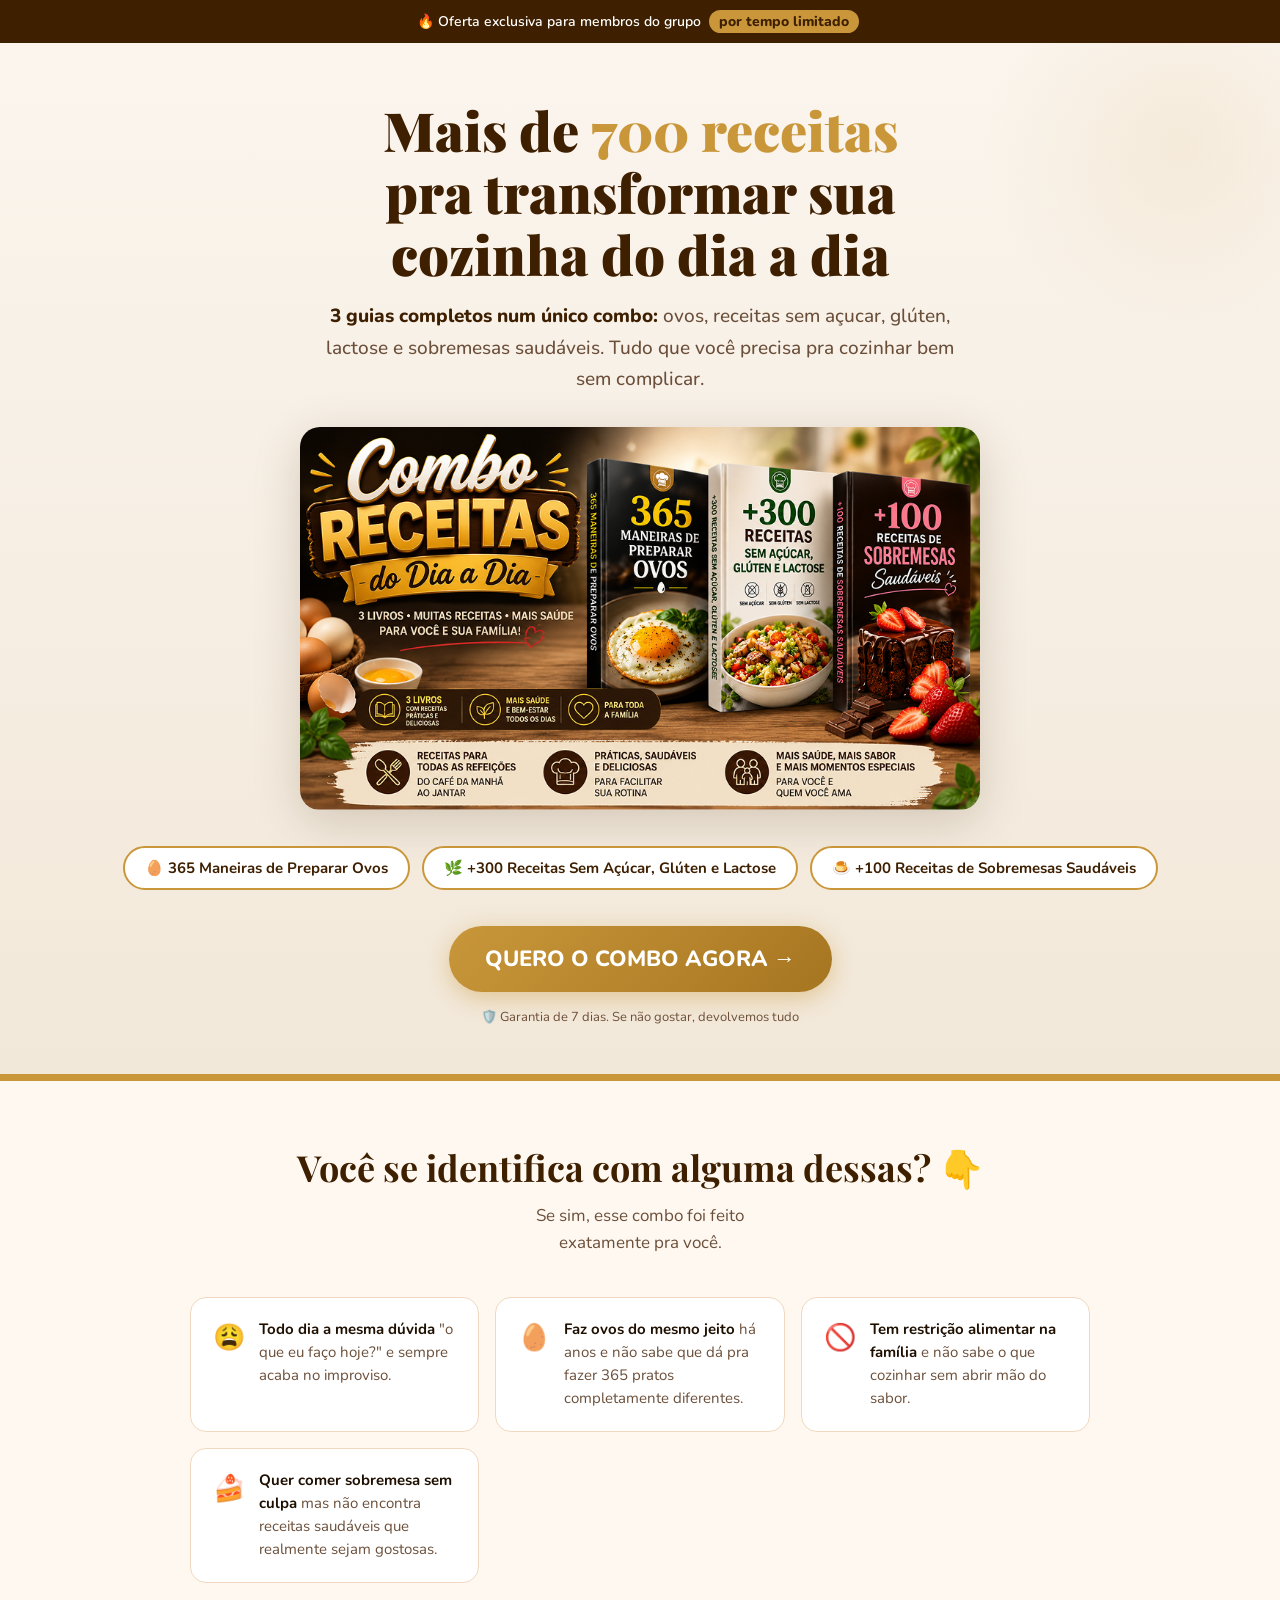
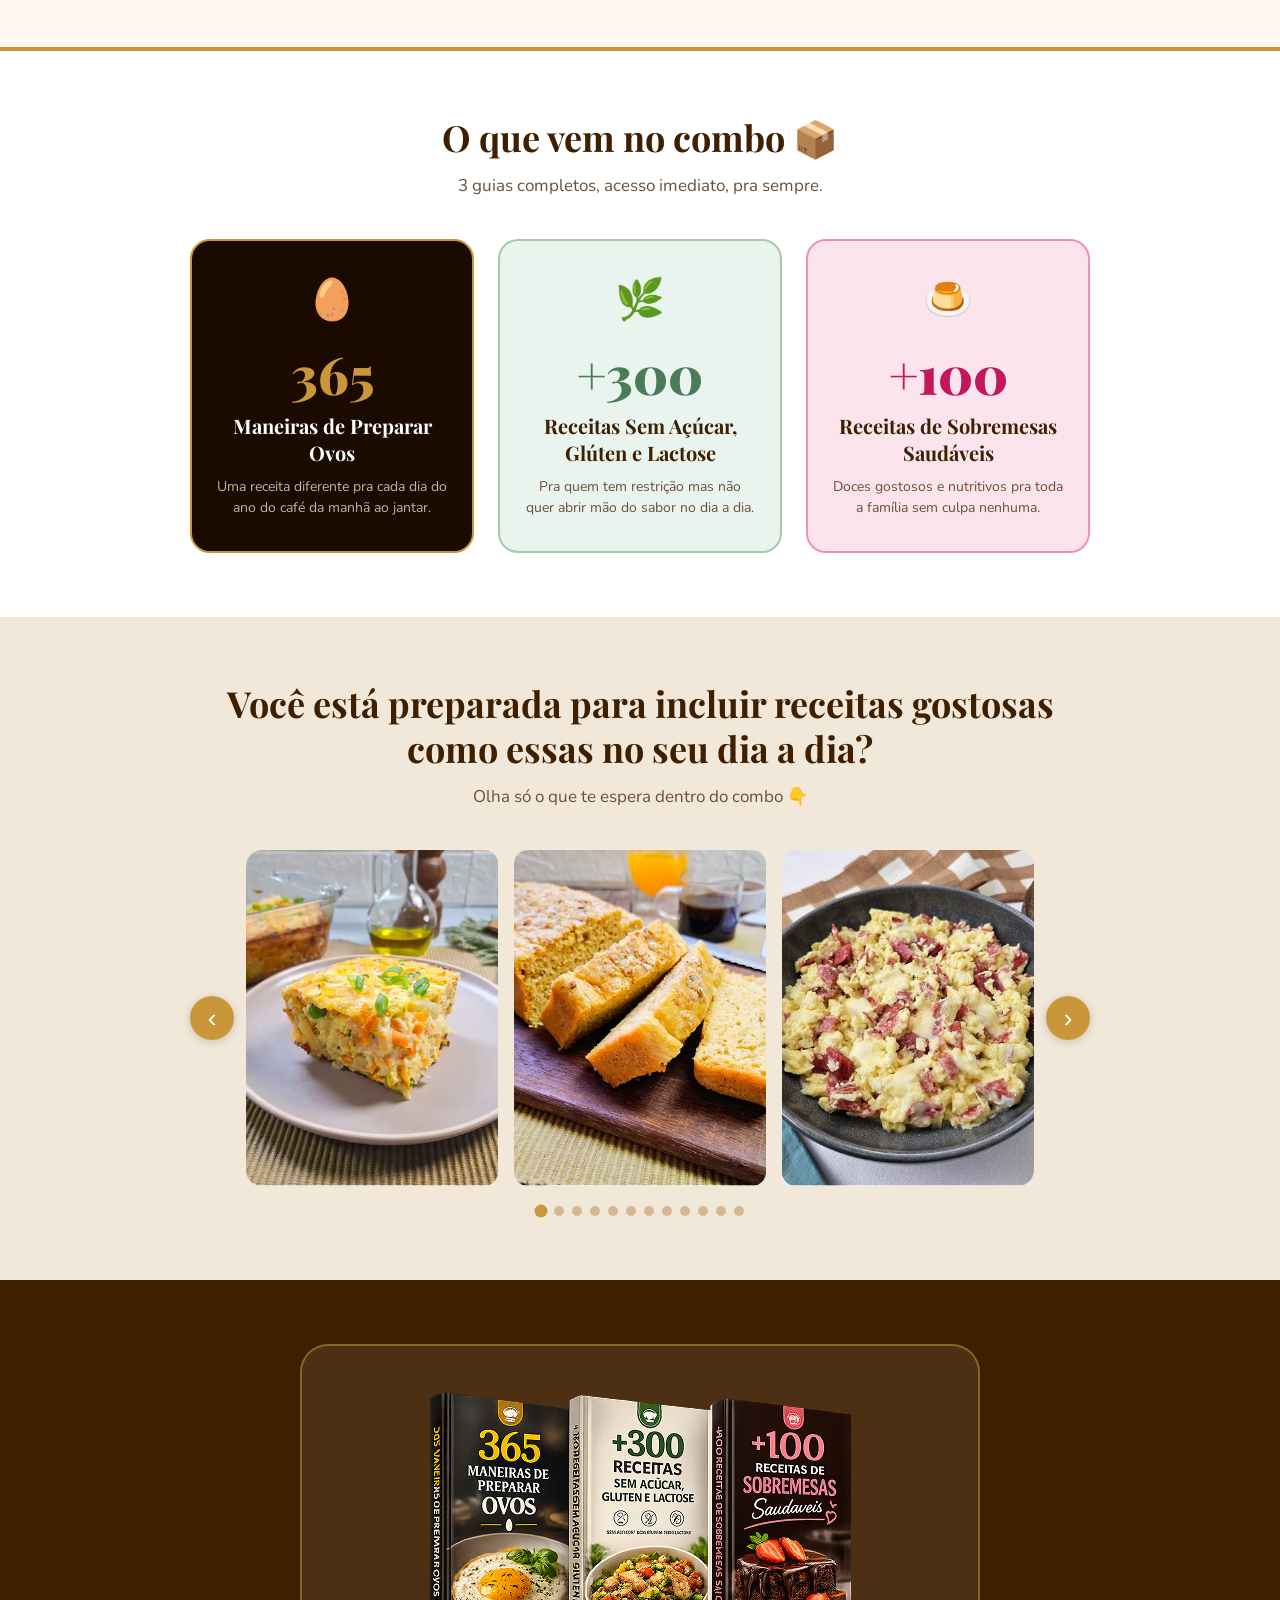
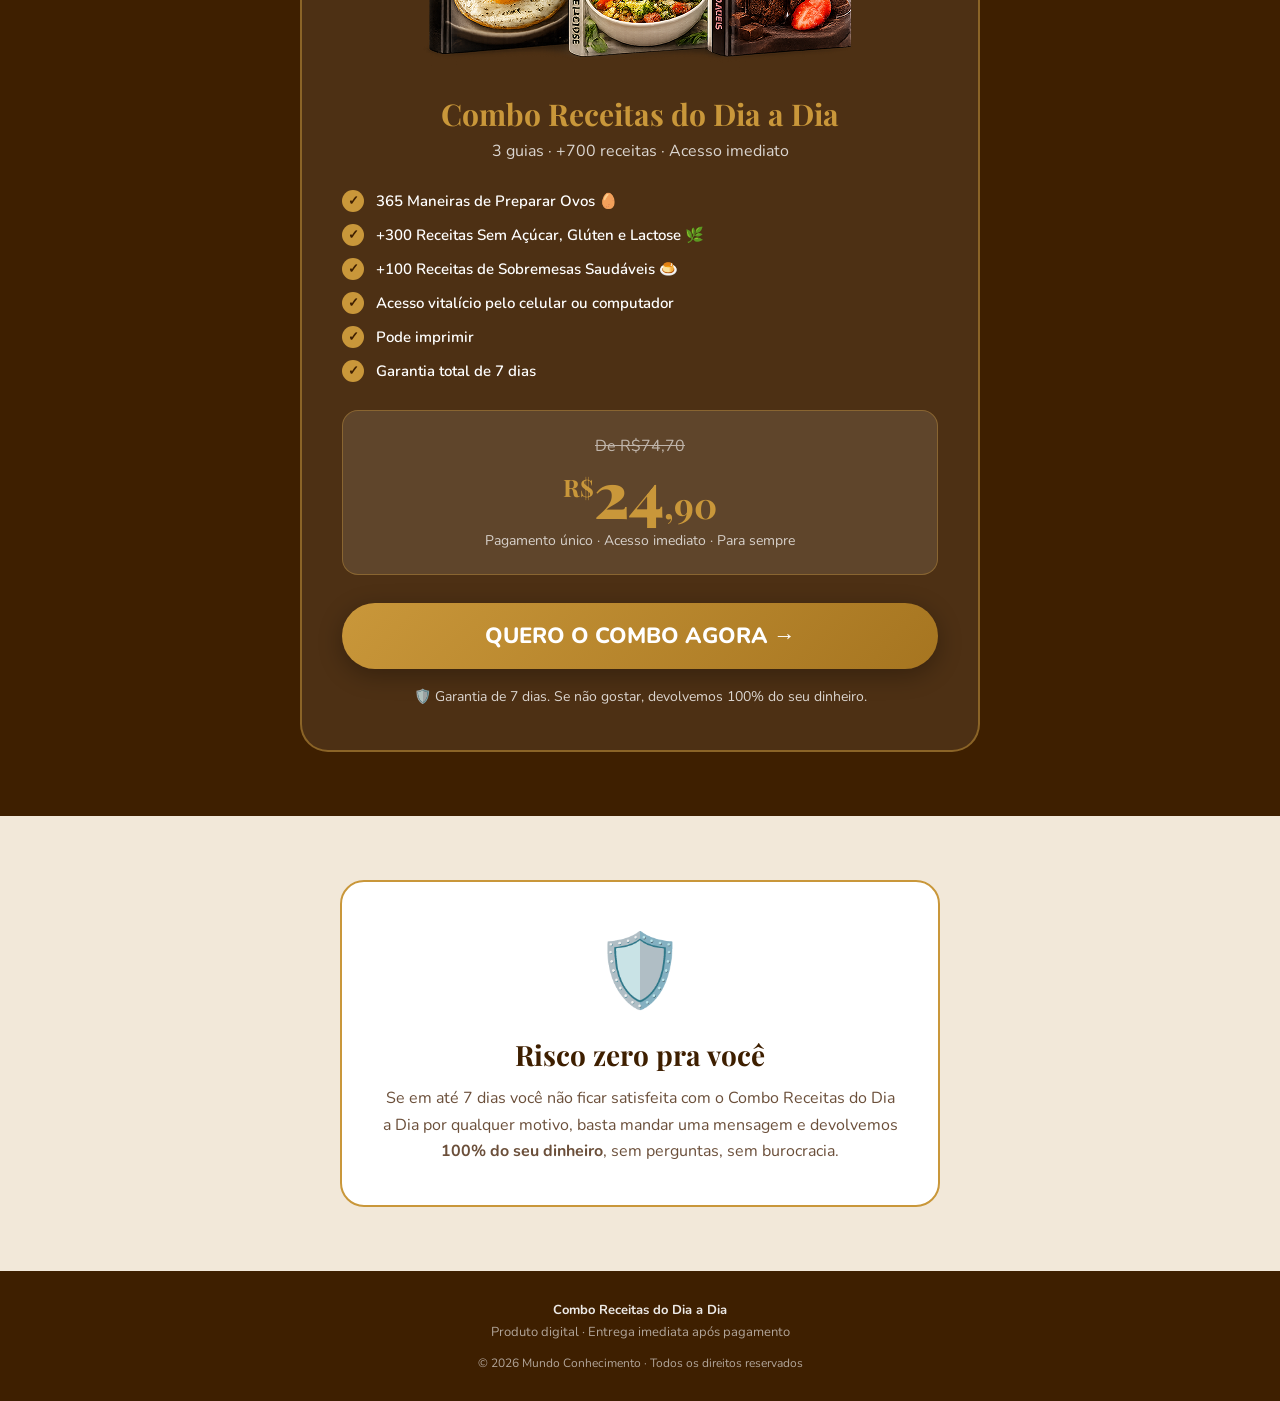
<file: index.html>
<!DOCTYPE html>
<html lang="pt-BR">
<head>
<meta charset="UTF-8">
<meta name="viewport" content="width=device-width, initial-scale=1.0">
<title>Combo Receitas do Dia a Dia</title>
<link href="https://fonts.googleapis.com/css2?family=Playfair+Display:wght@700;900&family=Nunito:wght@400;500;600;700;800&display=swap" rel="stylesheet">
<link rel="stylesheet" href="style.css">
</head>
<body>

<!-- TOPBAR -->
<div class="topbar">
  🔥 Oferta exclusiva para membros do grupo <span>por tempo limitado</span>
</div>

<!-- HERO -->
<section class="hero">

  <h1>
    Mais de <em>700 receitas</em><br>
    pra transformar sua<br>
    cozinha do dia a dia
  </h1>

  <p class="hero-sub">
    <strong>3 guias completos num único combo:</strong> ovos, receitas sem açucar, glúten, lactose e sobremesas saudáveis. Tudo que você precisa pra cozinhar bem sem complicar.
  </p>

  <div class="hero-img-placeholder">
    <img src="assets/hero.jpg" alt="Combo Receitas do Dia a Dia">
  </div>

  <div class="stats-row">
    <div class="stat-pill">🥚 365 Maneiras de Preparar Ovos</div>
    <div class="stat-pill">🌿 +300 Receitas Sem Açúcar, Glúten e Lactose</div>
    <div class="stat-pill">🍮 +100 Receitas de Sobremesas Saudáveis </div>
  </div>

  <a href="https://mundoconhecimento.mycartpanda.com/checkout/211885139:1" class="cta-btn">
    QUERO O COMBO AGORA →
  </a>

  <div class="garantia-mini">
    🛡️ Garantia de 7 dias. Se não gostar, devolvemos tudo
  </div>
</section>

<!-- DOR -->
<section class="sec-dor">
  <div class="container">
    <h2 class="section-title">Você se identifica com alguma dessas? 👇</h2>
    <p class="section-sub">Se sim, esse combo foi feito <br>exatamente pra você.</p>
    <div class="dor-grid">
      <div class="dor-card">
        <span class="dor-icon">😩</span>
        <p><strong>Todo dia a mesma dúvida</strong> "o que eu faço hoje?" e sempre acaba no improviso.</p>
      </div>
      <div class="dor-card">
        <span class="dor-icon">🥚</span>
        <p><strong>Faz ovos do mesmo jeito</strong> há anos e não sabe que dá pra fazer 365 pratos completamente diferentes.</p>
      </div>
      <div class="dor-card">
        <span class="dor-icon">🚫</span>
        <p><strong>Tem restrição alimentar na família</strong> e não sabe o que cozinhar sem abrir mão do sabor.</p>
      </div>
      <div class="dor-card">
        <span class="dor-icon">🍰</span>
        <p><strong>Quer comer sobremesa sem culpa</strong> mas não encontra receitas saudáveis que realmente sejam gostosas.</p>
      </div>
    </div>
  </div>
</section>

<!-- PRODUTOS -->
<section class="sec-produtos">
  <div class="container">
    <h2 class="section-title">O que vem no combo 📦</h2>
    <p class="section-sub">3 guias completos, acesso imediato, pra sempre.</p>
    <div class="produtos-grid">
      <div class="produto-card escuro">
        <span class="p-icon">🥚</span>
        <span class="p-num">365</span>
        <h3>Maneiras de Preparar Ovos</h3>
        <p>Uma receita diferente pra cada dia do ano do café da manhã ao jantar.</p>
      </div>
      <div class="produto-card claro">
        <span class="p-icon">🌿</span>
        <span class="p-num">+300</span>
        <h3>Receitas Sem Açúcar, Glúten e Lactose</h3>
        <p>Pra quem tem restrição mas não quer abrir mão do sabor no dia a dia.</p>
      </div>
      <div class="produto-card rosa">
        <span class="p-icon">🍮</span>
        <span class="p-num">+100</span>
        <h3>Receitas de Sobremesas Saudáveis</h3>
        <p>Doces gostosos e nutritivos pra toda a família sem culpa nenhuma.</p>
      </div>
    </div>
  </div>
</section>

<!-- CARROSSEL -->
<section class="sec-carrossel">
  <div class="container">
    <h2 class="section-title">Você está preparada para incluir receitas gostosas como essas no seu dia a dia?</h2>
    <p class="section-sub">Olha só o que te espera dentro do combo 👇</p>
    <div class="carrossel-wrapper">
      <button class="carr-btn carr-prev" onclick="moverCarrossel(-1)" aria-label="Anterior">&#8249;</button>
      <div class="carrossel-track-outer">
        <div class="carrossel-track" id="carrosselTrack">
          <div class="carr-slide"><img src="assets/1.jpg" alt="Receita 1"></div>
          <div class="carr-slide"><img src="assets/2.jpg" alt="Receita 2"></div>
          <div class="carr-slide"><img src="assets/3.jpg" alt="Receita 3"></div>
          <div class="carr-slide"><img src="assets/4.jpg" alt="Receita 4"></div>
          <div class="carr-slide"><img src="assets/5.jpg" alt="Receita 5"></div>
          <div class="carr-slide"><img src="assets/6.jpg" alt="Receita 6"></div>
          <div class="carr-slide"><img src="assets/7.jpg" alt="Receita 7"></div>
          <div class="carr-slide"><img src="assets/8.jpg" alt="Receita 8"></div>
          <div class="carr-slide"><img src="assets/9.jpg" alt="Receita 9"></div>
          <div class="carr-slide"><img src="assets/10.jpg" alt="Receita 10"></div>
          <div class="carr-slide"><img src="assets/11.jpg" alt="Receita 11"></div>
          <div class="carr-slide"><img src="assets/12.jpg" alt="Receita 12"></div>
        </div>
      </div>
      <button class="carr-btn carr-next" onclick="moverCarrossel(1)" aria-label="Próximo">&#8250;</button>
    </div>
    <div class="carr-dots" id="carrDots"></div>
  </div>
</section>

<!-- OFERTA -->
<section class="sec-oferta" id="oferta">
  <div class="container">
    <div class="oferta-box">

      <img src="assets/price.jpg" alt="Combo Receitas do Dia a Dia" class="oferta-img">

      <div class="titulo">Combo Receitas do Dia a Dia</div>
      <div class="subtitulo">3 guias · +700 receitas · Acesso imediato</div>

      <ul class="inclui-lista">
        <li>365 Maneiras de Preparar Ovos 🥚</li>
        <li>+300 Receitas Sem Açúcar, Glúten e Lactose 🌿</li>
        <li>+100 Receitas de Sobremesas Saudáveis 🍮</li>
        <li>Acesso vitalício pelo celular ou computador</li>
        <li>Pode imprimir</li>
        <li>Garantia total de 7 dias</li>
      </ul>

      <div class="preco-box">
        <div class="preco-de">De R$74,70</div>
        <div class="preco-por">
          <span>R$</span>24<span class="cents">,90</span>
        </div>
        <div class="preco-detalhe">Pagamento único · Acesso imediato · Para sempre</div>
      </div>

      <a href="https://mundoconhecimento.mycartpanda.com/checkout/211885139:1" class="cta-btn-gold">
        QUERO O COMBO AGORA →
      </a>

      <div class="garantia-box">
        🛡️ Garantia de 7 dias. Se não gostar, devolvemos 100% do seu dinheiro.
      </div>
    </div>
  </div>
</section>

<!-- GARANTIA -->
<section class="sec-garantia">
  <div class="container">
    <div class="garantia-inner">
      <span class="g-big">🛡️</span>
      <h3>Risco zero pra você</h3>
      <p>
        Se em até 7 dias você não ficar satisfeita com o Combo Receitas do Dia a Dia por qualquer motivo, basta mandar uma mensagem e devolvemos <strong>100% do seu dinheiro</strong>, sem perguntas, sem burocracia.
      </p>
    </div>
  </div>
</section>

<!-- FOOTER -->
<footer>
  <p><strong>Combo Receitas do Dia a Dia</strong></p>
  <p>Produto digital · Entrega imediata após pagamento</p>
  <p style="margin-top:10px; font-size:12px;">© 2026 Mundo Conhecimento · Todos os direitos reservados</p>
</footer>

<script src="script.js"></script>

</body>
</html>
</file>
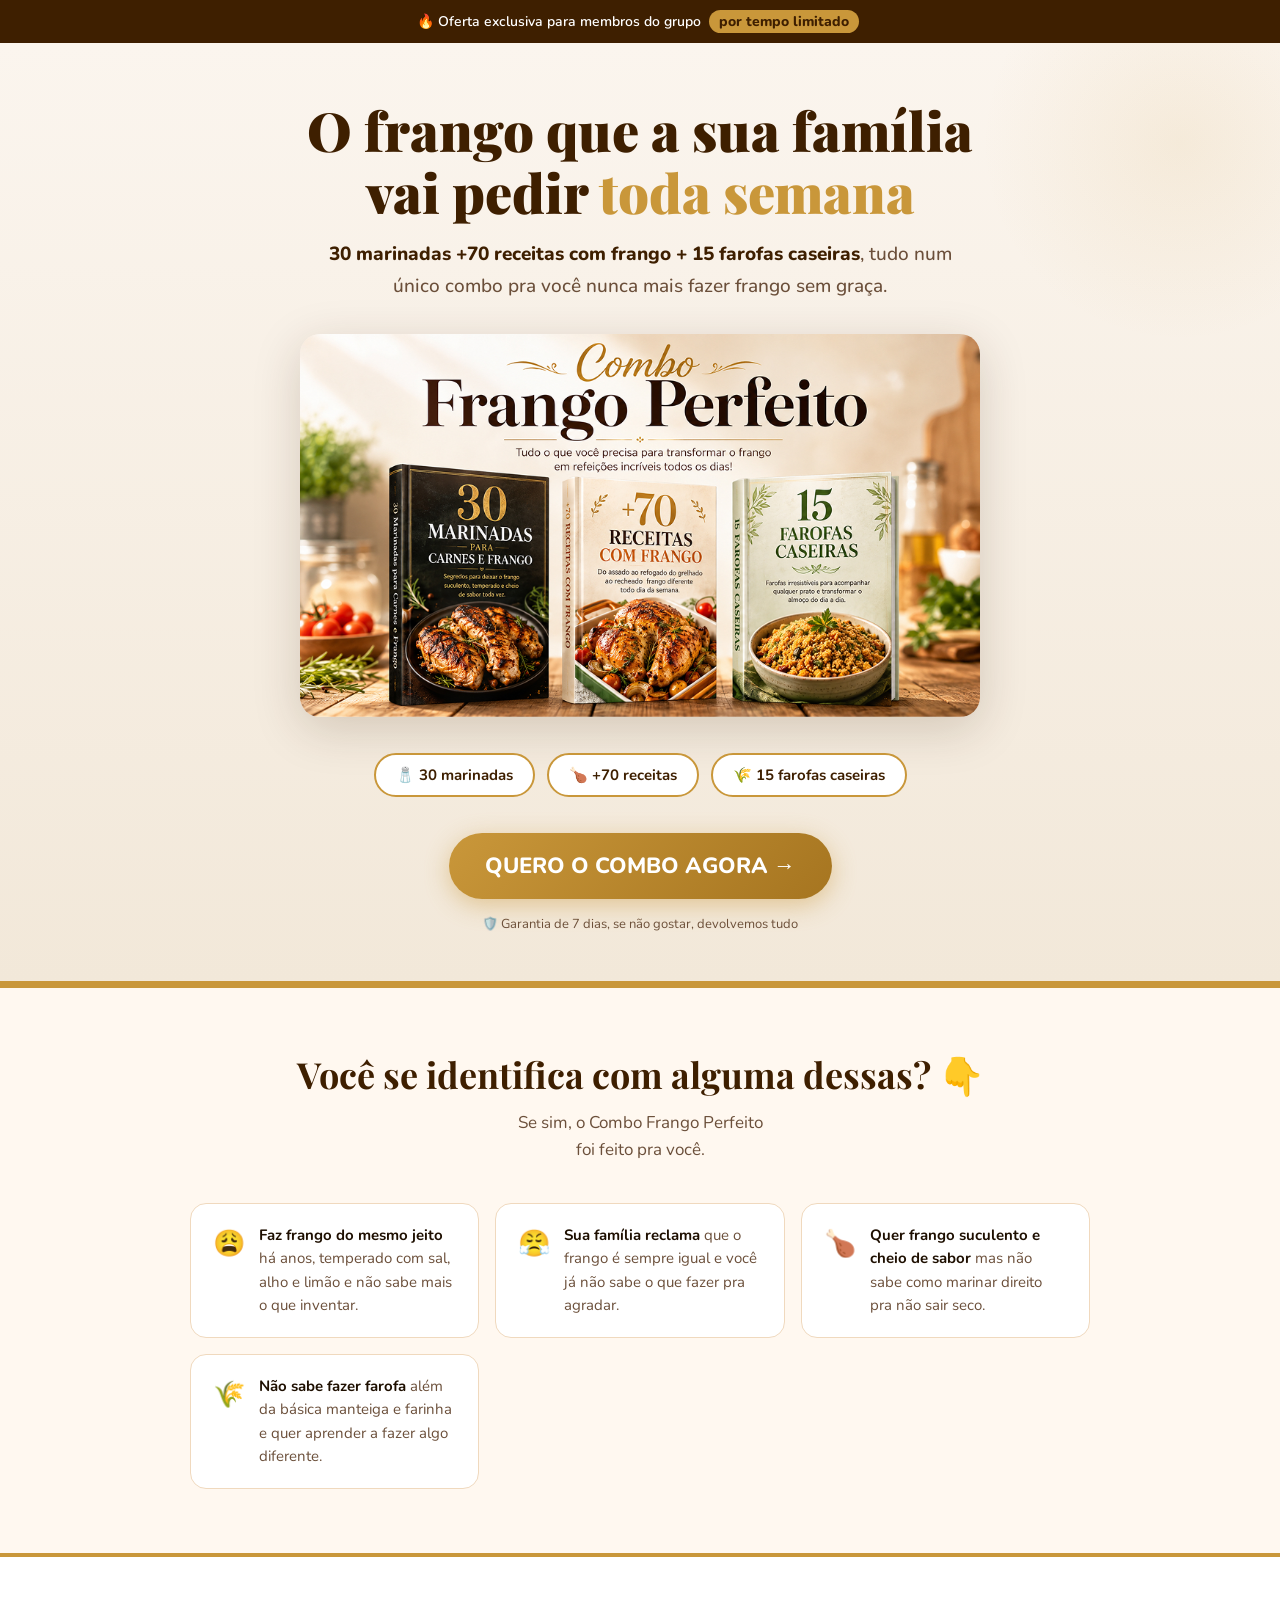
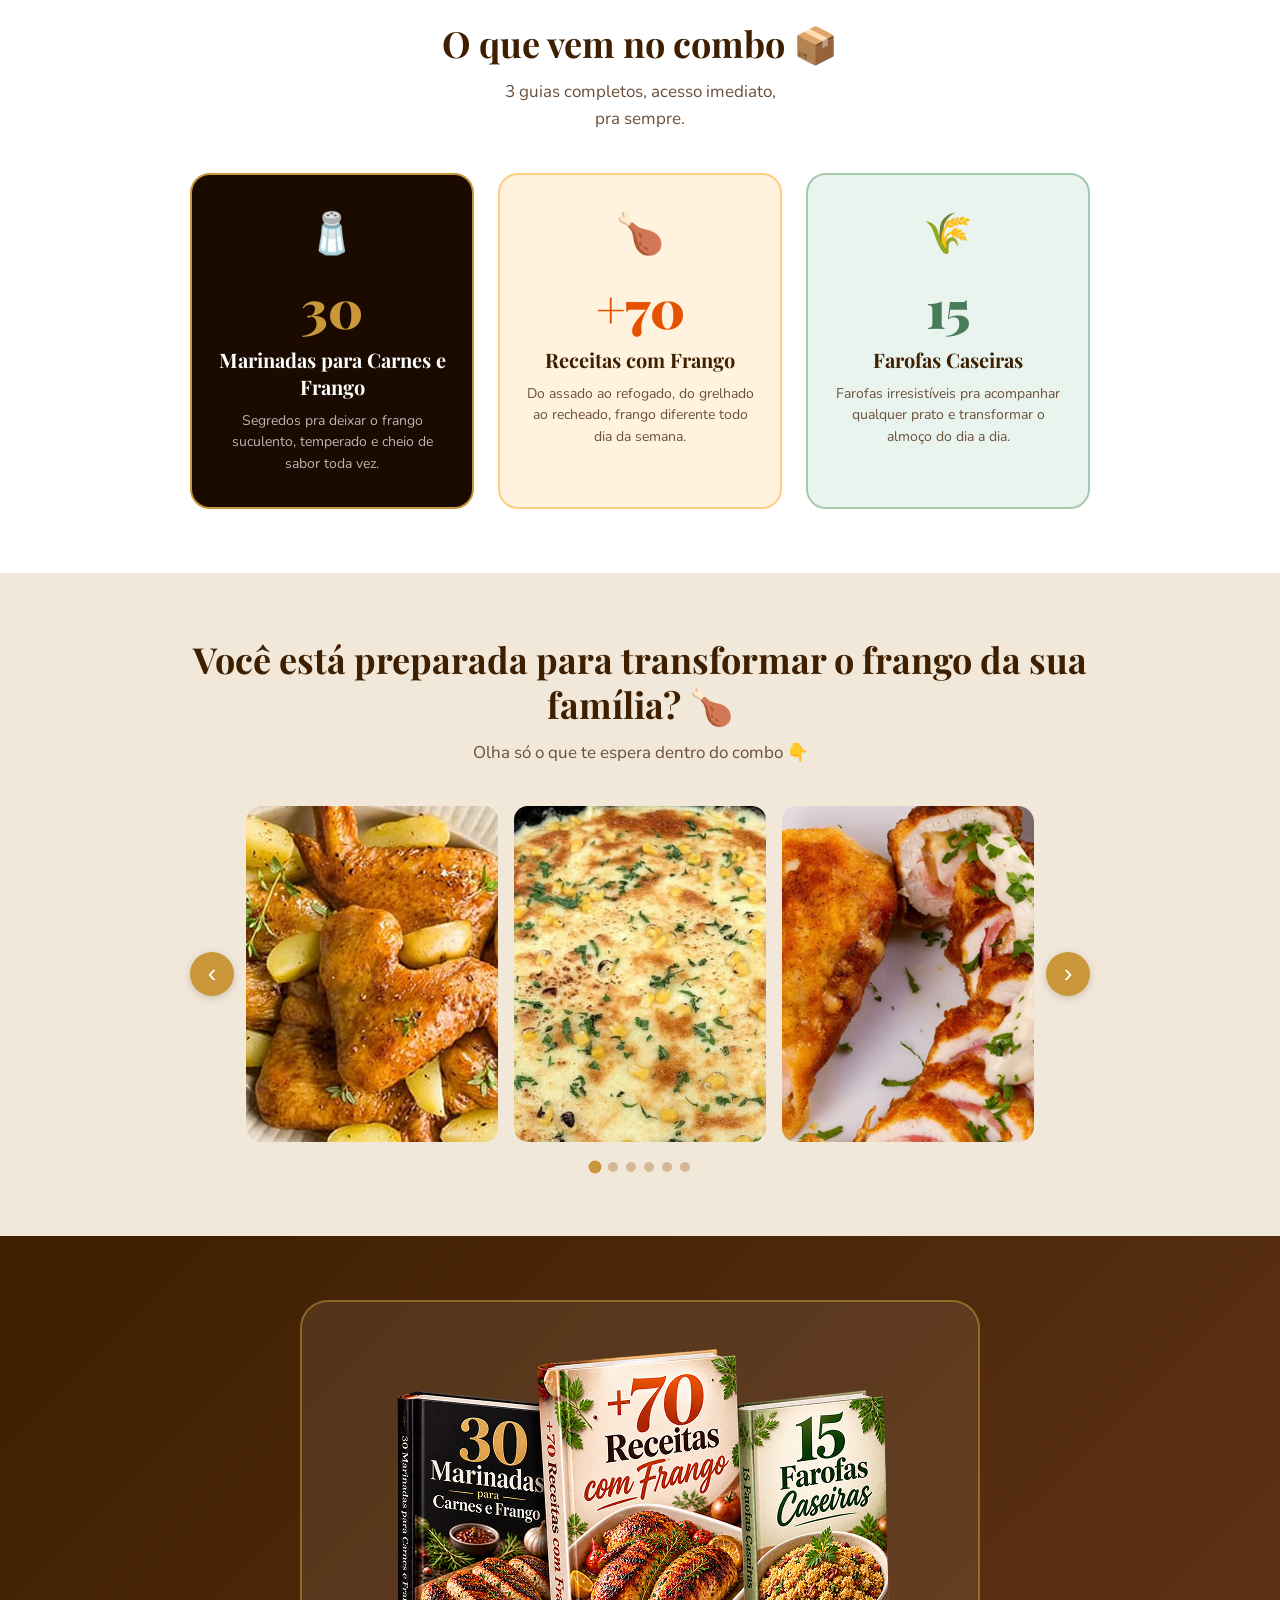
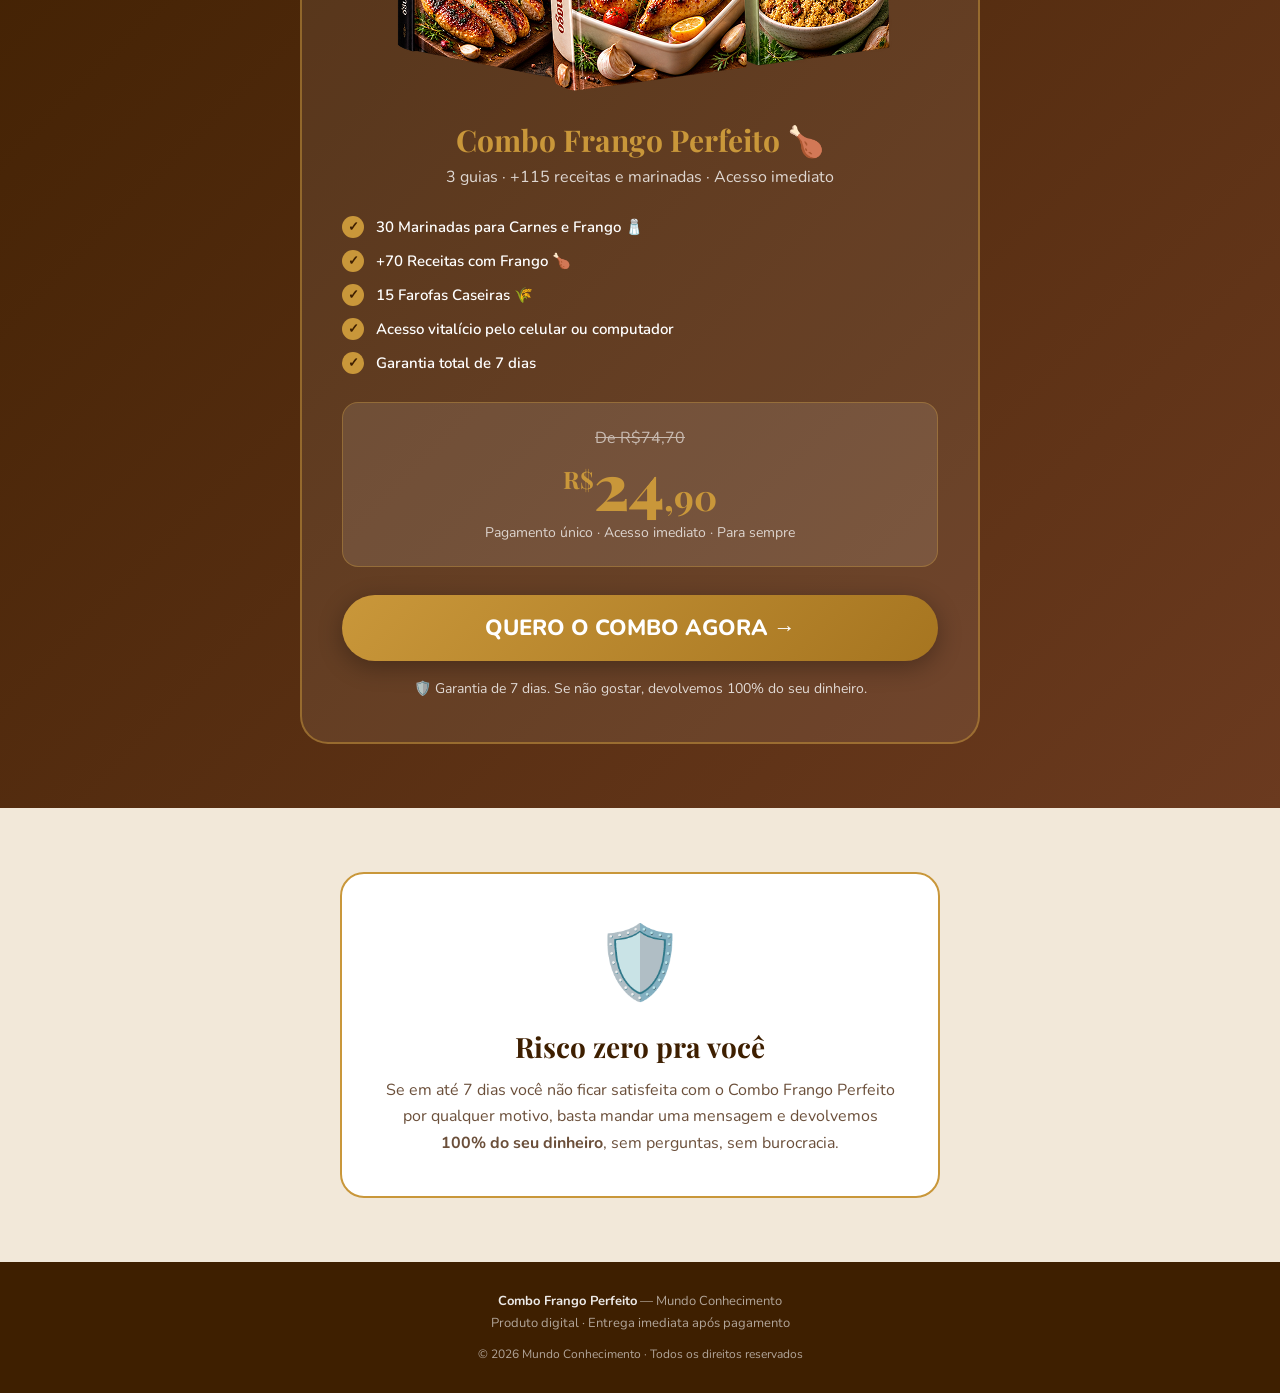
<file: combo-frango.html>
<!DOCTYPE html>
<html lang="pt-BR">
<head>
<meta charset="UTF-8">
<meta name="viewport" content="width=device-width, initial-scale=1.0">
<title>Combo Frango Perfeito</title>
<link href="https://fonts.googleapis.com/css2?family=Playfair+Display:wght@700;900&family=Nunito:wght@400;500;600;700;800&display=swap" rel="stylesheet">
<style>
  *, *::before, *::after { box-sizing: border-box; margin: 0; padding: 0; }

  :root {
    --marrom: #3E1F00;
    --marrom-medio: #6B3A1F;
    --dourado: #C9973A;
    --dourado-claro: #FDF3E3;
    --creme: #FBF5EE;
    --creme-escuro: #F2E8D9;
    --laranja: #E65100;
    --laranja-claro: #FFF3E0;
    --vermelho: #B71C1C;
    --verde: #4A7C59;
    --verde-claro: #EAF4EE;
    --texto: #1E0F00;
    --texto-muted: #6B4F3A;
  }

  body {
    font-family: 'Nunito', sans-serif;
    color: var(--texto);
    background: var(--creme);
    overflow-x: hidden;
  }

  /* TOPBAR */
  .topbar {
    background: var(--marrom);
    color: white;
    text-align: center;
    padding: 10px 20px;
    font-size: 14px;
    font-weight: 600;
  }
  .topbar span {
    background: var(--dourado);
    color: var(--marrom);
    border-radius: 20px;
    padding: 2px 10px;
    font-weight: 800;
    margin: 0 4px;
    white-space: nowrap;
    display: inline-block;
  }

  /* HERO */
  .hero {
    background: linear-gradient(180deg, #FBF5EE 0%, #F2E8D9 100%);
    padding: 56px 24px 48px;
    text-align: center;
    position: relative;
    overflow: hidden;
    border-bottom: 3px solid var(--dourado);
  }
  .hero::before {
    content: '';
    position: absolute;
    top: -100px; right: -100px;
    width: 400px; height: 400px;
    background: radial-gradient(circle, rgba(201,151,58,0.1) 0%, transparent 70%);
    border-radius: 50%;
    pointer-events: none;
  }
  .badge-exclusivo {
    display: inline-flex;
    align-items: center;
    gap: 8px;
    background: var(--dourado);
    color: var(--marrom);
    border-radius: 30px;
    padding: 6px 18px;
    font-size: 13px;
    font-weight: 800;
    margin-bottom: 24px;
    letter-spacing: 0.5px;
    text-transform: uppercase;
  }
  .badge-exclusivo .dot {
    width: 7px; height: 7px;
    background: var(--marrom);
    border-radius: 50%;
    animation: pulse 1.5s ease-in-out infinite;
  }
  @keyframes pulse {
    0%, 100% { transform: scale(1); }
    50% { transform: scale(1.5); }
  }
  .hero h1 {
    font-family: 'Playfair Display', serif;
    font-size: clamp(30px, 5.5vw, 54px);
    font-weight: 900;
    color: var(--marrom);
    line-height: 1.15;
    margin-bottom: 16px;
  }
  .hero h1 em { font-style: normal; color: var(--dourado); }
  .hero-sub {
    font-size: clamp(15px, 2.2vw, 19px);
    color: var(--texto-muted);
    max-width: 640px;
    margin: 0 auto 32px;
    line-height: 1.65;
    font-weight: 500;
  }
  .hero-sub strong { color: var(--marrom); font-weight: 800; }

  .hero-img-placeholder { max-width: 680px; width: 100%; margin: 0 auto 36px; display: block; }
  .hero-img-placeholder img { width: 100%; border-radius: 20px; box-shadow: 0 12px 48px rgba(62,31,0,0.18); display: block; }

  .stats-row {
    display: flex;
    justify-content: center;
    gap: 12px;
    flex-wrap: wrap;
    margin-bottom: 36px;
  }
  .stat-pill {
    background: white;
    border: 2px solid var(--dourado);
    border-radius: 40px;
    padding: 10px 20px;
    font-weight: 700;
    font-size: 15px;
    display: flex;
    align-items: center;
    gap: 8px;
    color: var(--marrom);
  }

  .cta-btn {
    display: inline-block;
    background: linear-gradient(135deg, var(--dourado) 0%, #A67520 100%);
    color: white;
    font-family: 'Nunito', sans-serif;
    font-size: clamp(18px, 3vw, 22px);
    font-weight: 800;
    padding: 18px 36px;
    border-radius: 50px;
    text-decoration: none;
    border: none;
    box-shadow: 0 6px 24px rgba(201,151,58,0.45);
    transition: transform 0.2s, box-shadow 0.2s;
    position: relative;
    overflow: hidden;
    cursor: pointer;
    max-width: 100%;
  }
  .cta-btn::after {
    content: '';
    position: absolute;
    top: 0; left: -100%;
    width: 60%; height: 100%;
    background: linear-gradient(90deg, transparent, rgba(255,255,255,0.2), transparent);
    transform: skewX(-20deg);
    animation: shimmer 3s ease-in-out infinite;
  }
  @keyframes shimmer { 0% { left: -100%; } 100% { left: 200%; } }
  .cta-btn:hover { transform: translateY(-3px); box-shadow: 0 10px 32px rgba(201,151,58,0.55); }

  .preco-hero { margin-top: 18px; font-size: 15px; color: var(--texto-muted); }
  .preco-hero strong { font-size: 28px; color: var(--marrom); font-weight: 800; }
  .preco-hero s { opacity: 0.5; }
  .garantia-mini {
    display: flex; align-items: center; justify-content: center;
    gap: 6px; font-size: 13px; color: var(--texto-muted); margin-top: 10px;
  }

  /* SEÇÕES */
  section { padding: 64px 24px; }
  .container { max-width: 900px; margin: 0 auto; }
  .section-title {
    font-family: 'Playfair Display', serif;
    font-size: clamp(22px, 4vw, 36px);
    font-weight: 700;
    text-align: center;
    margin-bottom: 12px;
    color: var(--marrom);
    line-height: 1.25;
  }
  .section-sub {
    text-align: center;
    color: var(--texto-muted);
    font-size: 17px;
    max-width: 600px;
    margin: 0 auto 40px;
    line-height: 1.6;
  }

  /* DOR */
  .sec-dor {
    background: #FFF8F0;
    border-top: 4px solid var(--dourado);
    border-bottom: 4px solid var(--dourado);
  }
  .dor-grid {
    display: grid;
    grid-template-columns: repeat(auto-fit, minmax(240px, 1fr));
    gap: 16px;
  }
  .dor-card {
    background: white;
    border-radius: 16px;
    padding: 20px 22px;
    display: flex;
    align-items: flex-start;
    gap: 14px;
    border: 1.5px solid #F0D9BE;
  }
  .dor-icon { font-size: 26px; flex-shrink: 0; margin-top: 2px; }
  .dor-card p { font-size: 15px; color: var(--texto-muted); line-height: 1.55; }
  .dor-card p strong { color: var(--texto); font-weight: 700; }

  /* PRODUTOS */
  .sec-produtos { background: white; }
  .produtos-grid {
    display: grid;
    grid-template-columns: repeat(auto-fit, minmax(240px, 1fr));
    gap: 24px;
  }
  .produto-card {
    border-radius: 20px;
    padding: 32px 24px;
    text-align: center;
    border: 2px solid;
    transition: transform 0.2s;
  }
  .produto-card:hover { transform: translateY(-4px); }
  .produto-card.escuro { background: #1A0A00; border-color: var(--dourado); }
  .produto-card.laranja { background: var(--laranja-claro); border-color: #FFCC80; }
  .produto-card.verde { background: var(--verde-claro); border-color: #A5C8AE; }
  .produto-card .p-num {
    font-family: 'Playfair Display', serif;
    font-size: 52px; font-weight: 900;
    display: block; margin-bottom: 4px;
  }
  .produto-card.escuro .p-num { color: var(--dourado); }
  .produto-card.laranja .p-num { color: var(--laranja); }
  .produto-card.verde .p-num { color: var(--verde); }
  .produto-card h3 { font-family: 'Playfair Display', serif; font-size: 20px; font-weight: 700; margin-bottom: 10px; }
  .produto-card.escuro h3 { color: white; }
  .produto-card.laranja h3, .produto-card.verde h3 { color: var(--marrom); }
  .produto-card p { font-size: 14px; line-height: 1.55; }
  .produto-card.escuro p { color: rgba(255,255,255,0.7); }
  .produto-card.laranja p, .produto-card.verde p { color: var(--texto-muted); }
  .produto-card .p-icon { font-size: 40px; display: block; margin-bottom: 12px; }

  /* CARROSSEL */
  .sec-carrossel { background: var(--creme-escuro); padding: 64px 24px; }
  .carrossel-wrapper {
    display: flex;
    align-items: center;
    gap: 12px;
    position: relative;
    margin-top: 8px;
  }
  .carrossel-track-outer {
    overflow: hidden;
    flex: 1;
    border-radius: 16px;
  }
  .carrossel-track {
    display: flex;
    gap: 16px;
    transition: transform 0.4s ease;
    will-change: transform;
  }
  .carr-slide {
    flex: 0 0 calc((100% - 32px) / 3);
    border-radius: 14px;
    overflow: hidden;
    aspect-ratio: 3/4;
  }
  .carr-slide img { width: 100%; height: 100%; object-fit: cover; display: block; }
  .carr-placeholder {
    background: #E8D8C0;
    display: flex;
    align-items: center;
    justify-content: center;
    font-size: 13px;
    font-weight: 700;
    color: var(--texto-muted);
    letter-spacing: 0.5px;
    border: 2px dashed #C8A878;
  }
  .carr-btn {
    background: var(--dourado);
    color: white;
    border: none;
    border-radius: 50%;
    width: 44px; height: 44px;
    font-size: 26px;
    cursor: pointer;
    flex-shrink: 0;
    display: flex; align-items: center; justify-content: center;
    transition: background 0.2s, transform 0.2s;
    box-shadow: 0 2px 8px rgba(62,31,0,0.2);
  }
  .carr-btn:hover { background: #A67520; transform: scale(1.08); }
  .carr-dots {
    display: flex;
    justify-content: center;
    gap: 8px;
    margin-top: 20px;
  }
  .carr-dot {
    width: 10px; height: 10px;
    border-radius: 50%;
    background: #D4B896;
    cursor: pointer;
    transition: background 0.2s, transform 0.2s;
    border: none;
  }
  .carr-dot.ativo { background: var(--dourado); transform: scale(1.3); }
  @media (max-width: 600px) {
    .carr-slide { flex: 0 0 calc((100% - 16px) / 2); }
    .carr-btn { width: 36px; height: 36px; font-size: 20px; }
  }
  @media (max-width: 400px) {
    .carr-slide { flex: 0 0 100%; }
  }

  /* OFERTA */
  .sec-oferta {
    background: linear-gradient(135deg, var(--marrom) 0%, var(--marrom-medio) 100%);
    color: white;
  }
  .oferta-box {
    max-width: 680px;
    margin: 0 auto;
    background: rgba(255,255,255,0.08);
    border-radius: 28px;
    border: 2px solid rgba(201,151,58,0.5);
    padding: 44px 40px;
    text-align: center;
  }
  .oferta-box .titulo {
    font-family: 'Playfair Display', serif;
    font-size: clamp(22px, 4vw, 30px);
    font-weight: 700;
    margin-bottom: 6px;
    color: var(--dourado);
  }
  .oferta-box .subtitulo { font-size: 16px; opacity: 0.8; margin-bottom: 28px; }
  .oferta-img { max-width: 100%; height: auto; display: block; margin: 0 auto 24px; border-radius: 16px; }
  .inclui-lista {
    list-style: none;
    text-align: left;
    margin-bottom: 28px;
    display: grid;
    gap: 12px;
  }
  .inclui-lista li {
    display: flex;
    align-items: center;
    gap: 12px;
    font-size: 15px;
    font-weight: 600;
  }
  .inclui-lista li::before {
    content: '✓';
    background: var(--dourado);
    color: var(--marrom);
    width: 22px; height: 22px;
    border-radius: 50%;
    display: flex;
    align-items: center;
    justify-content: center;
    font-weight: 900;
    font-size: 13px;
    flex-shrink: 0;
  }
  .preco-box {
    background: rgba(255,255,255,0.1);
    border-radius: 16px;
    padding: 24px;
    margin-bottom: 28px;
    border: 1px solid rgba(201,151,58,0.4);
  }
  .preco-de { font-size: 16px; opacity: 0.6; text-decoration: line-through; margin-bottom: 4px; }
  .preco-por {
    font-family: 'Playfair Display', serif;
    font-size: clamp(48px, 10vw, 64px);
    font-weight: 900;
    line-height: 1;
    color: var(--dourado);
  }
  .preco-por span { font-size: 24px; vertical-align: super; font-weight: 700; }
  .preco-por .cents { font-size: 36px; vertical-align: baseline; }
  .preco-detalhe { font-size: 14px; opacity: 0.75; margin-top: 6px; }
  .cta-btn-gold {
    display: block;
    background: linear-gradient(135deg, var(--dourado) 0%, #A67520 100%);
    color: white;
    font-family: 'Nunito', sans-serif;
    font-size: clamp(17px, 3vw, 22px);
    font-weight: 800;
    padding: 18px 36px;
    border-radius: 50px;
    text-decoration: none;
    cursor: pointer;
    border: none;
    box-shadow: 0 6px 24px rgba(0,0,0,0.3);
    transition: transform 0.2s, box-shadow 0.2s;
    width: 100%;
  }
  .cta-btn-gold:hover { transform: translateY(-3px); box-shadow: 0 10px 32px rgba(0,0,0,0.4); }
  .garantia-box {
    margin-top: 18px;
    display: flex; align-items: center; justify-content: center;
    gap: 8px; font-size: 14px; opacity: 0.8;
    flex-wrap: wrap; text-align: center;
  }

  /* GARANTIA */
  .sec-garantia { background: var(--creme-escuro); }
  .garantia-inner {
    max-width: 600px;
    margin: 0 auto;
    background: white;
    border-radius: 24px;
    padding: 40px;
    text-align: center;
    border: 2px solid var(--dourado);
  }
  .garantia-inner .g-big { font-size: 72px; margin-bottom: 16px; display: block; }
  .garantia-inner h3 {
    font-family: 'Playfair Display', serif;
    font-size: 28px; font-weight: 700;
    color: var(--marrom); margin-bottom: 12px;
  }
  .garantia-inner p { font-size: 16px; color: var(--texto-muted); line-height: 1.65; }

  /* FOOTER */
  footer {
    background: var(--marrom);
    color: rgba(255,255,255,0.6);
    text-align: center;
    padding: 28px 24px;
    font-size: 13px;
    line-height: 1.7;
  }
  footer strong { color: rgba(255,255,255,0.9); }

  /* RESPONSIVE */
  @media (max-width: 600px) {
    section { padding: 48px 16px; }
    .oferta-box { padding: 28px 20px; }
    .preco-por { font-size: 48px; }
    .garantia-inner { padding: 28px 20px; }
    .stat-pill { font-size: 13px; padding: 8px 14px; }
  }
</style>
</head>
<body>

<!-- TOPBAR -->
<div class="topbar">
  🔥 Oferta exclusiva para membros do grupo <span>por tempo limitado</span>
</div>

<!-- HERO -->
<section class="hero">
  <h1>
    O frango que a sua família<br>
    vai pedir <em>toda semana</em>
  </h1>

  <p class="hero-sub">
    <strong>30 marinadas +70 receitas com frango + 15 farofas caseiras</strong>, tudo num único combo pra você nunca mais fazer frango sem graça.
  </p>

  <div class="hero-img-placeholder">
    <img src="assets/hero-frango.jpg" alt="Combo Frango Perfeito">
  </div>

  <div class="stats-row">
    <div class="stat-pill">🧂 30 marinadas</div>
    <div class="stat-pill">🍗 +70 receitas</div>
    <div class="stat-pill">🌾 15 farofas caseiras</div>
  </div>

  <a href="#oferta" class="cta-btn">
    QUERO O COMBO AGORA →
  </a>

  <div class="garantia-mini">
    🛡️ Garantia de 7 dias, se não gostar, devolvemos tudo
  </div>
</section>

<!-- DOR -->
<section class="sec-dor">
  <div class="container">
    <h2 class="section-title">Você se identifica com alguma dessas? 👇</h2>
    <p class="section-sub">Se sim, o Combo Frango Perfeito<br> foi feito pra você.</p>
    <div class="dor-grid">
      <div class="dor-card">
        <span class="dor-icon">😩</span>
        <p><strong>Faz frango do mesmo jeito</strong> há anos, temperado com sal, alho e limão e não sabe mais o que inventar.</p>
      </div>
      <div class="dor-card">
        <span class="dor-icon">😤</span>
        <p><strong>Sua família reclama</strong> que o frango é sempre igual e você já não sabe o que fazer pra agradar.</p>
      </div>
      <div class="dor-card">
        <span class="dor-icon">🍗</span>
        <p><strong>Quer frango suculento e cheio de sabor</strong> mas não sabe como marinar direito pra não sair seco.</p>
      </div>
      <div class="dor-card">
        <span class="dor-icon">🌾</span>
        <p><strong>Não sabe fazer farofa</strong> além da básica manteiga e farinha e quer aprender a fazer algo diferente.</p>
      </div>
    </div>
  </div>
</section>

<!-- PRODUTOS -->
<section class="sec-produtos">
  <div class="container">
    <h2 class="section-title">O que vem no combo 📦</h2>
    <p class="section-sub">3 guias completos, acesso imediato, <br>pra sempre.</p>
    <div class="produtos-grid">
      <div class="produto-card escuro">
        <span class="p-icon">🧂</span>
        <span class="p-num">30</span>
        <h3>Marinadas para Carnes e Frango</h3>
        <p>Segredos pra deixar o frango suculento, temperado e cheio de sabor toda vez.</p>
      </div>
      <div class="produto-card laranja">
        <span class="p-icon">🍗</span>
        <span class="p-num">+70</span>
        <h3>Receitas com Frango</h3>
        <p>Do assado ao refogado, do grelhado ao recheado, frango diferente todo dia da semana.</p>
      </div>
      <div class="produto-card verde">
        <span class="p-icon">🌾</span>
        <span class="p-num">15</span>
        <h3>Farofas Caseiras</h3>
        <p>Farofas irresistíveis pra acompanhar qualquer prato e transformar o almoço do dia a dia.</p>
      </div>
    </div>
  </div>
</section>

<!-- CARROSSEL -->
<section class="sec-carrossel">
  <div class="container">
    <h2 class="section-title">Você está preparada para transformar o frango da sua família? 🍗</h2>
    <p class="section-sub">Olha só o que te espera dentro do combo 👇</p>
    <div class="carrossel-wrapper">
      <button class="carr-btn" onclick="moverCarrossel(-1)" aria-label="Anterior">&#8249;</button>
      <div class="carrossel-track-outer">
        <div class="carrossel-track" id="carrosselTrack">
          <div class="carr-slide"><img src="assets/617014-asa-de-frango_rec 1 1.jpg" alt="Asa de frango"></div>
          <div class="carr-slide"><img src="assets/frango-com-creme-de-milho-ao-forno-171228 1.jpg" alt="Frango com creme de milho ao forno"></div>
          <div class="carr-slide"><img src="assets/rolinho-de-peito-de-frango 1.jpg" alt="Rolinho de peito de frango"></div>
          <div class="carr-slide"><img src="assets/4a7571147f689c173a74ab20ba146784 1.jpg" alt="Receita com frango"></div>
          <div class="carr-slide"><img src="assets/iStock-1464250716 1 1.jpg" alt="Receita com frango"></div>
          <div class="carr-slide"><img src="assets/peito-de-frango-crocante-agridoce-portal-minha-receita 1 1.jpg" alt="Peito de frango crocante agridoce"></div>
          <div class="carr-slide"><img src="assets/Salpicao-de-Frango-Cremoso 1.jpg" alt="Salpicão de frango cremoso"></div>
          <div class="carr-slide"><img src="assets/114-69d6cdd763666 1.jpg" alt="Receita com frango"></div>
        </div>
      </div>
      <button class="carr-btn" onclick="moverCarrossel(1)" aria-label="Próximo">&#8250;</button>
    </div>
    <div class="carr-dots" id="carrDots"></div>
  </div>
</section>

<!-- OFERTA -->
<section class="sec-oferta" id="oferta">
  <div class="container">
    <div class="oferta-box">
      <img src="assets/price-frango.jpg" alt="Combo Frango Perfeito" class="oferta-img">

      <div class="titulo">Combo Frango Perfeito 🍗</div>
      <div class="subtitulo">3 guias · +115 receitas e marinadas · Acesso imediato</div>

      <ul class="inclui-lista">
        <li>30 Marinadas para Carnes e Frango 🧂</li>
        <li>+70 Receitas com Frango 🍗</li>
        <li>15 Farofas Caseiras 🌾</li>
        <li>Acesso vitalício pelo celular ou computador</li>
        <li>Garantia total de 7 dias</li>
      </ul>

      <div class="preco-box">
        <div class="preco-de">De R$74,70</div>
        <div class="preco-por">
          <span>R$</span>24<span class="cents">,90</span>
        </div>
        <div class="preco-detalhe">Pagamento único · Acesso imediato · Para sempre</div>
      </div>

      <a href="https://mundoconhecimento.mycartpanda.com/checkout/211450064:1" class="cta-btn-gold">
        QUERO O COMBO AGORA →
      </a>

      <div class="garantia-box">
        🛡️ Garantia de 7 dias. Se não gostar, devolvemos 100% do seu dinheiro.
      </div>
    </div>
  </div>
</section>

<!-- GARANTIA -->
<section class="sec-garantia">
  <div class="container">
    <div class="garantia-inner">
      <span class="g-big">🛡️</span>
      <h3>Risco zero pra você</h3>
      <p>
        Se em até 7 dias você não ficar satisfeita com o Combo Frango Perfeito por qualquer motivo, basta mandar uma mensagem e devolvemos <strong>100% do seu dinheiro</strong>, sem perguntas, sem burocracia.
      </p>
    </div>
  </div>
</section>

<!-- FOOTER -->
<footer>
  <p><strong>Combo Frango Perfeito</strong> — Mundo Conhecimento</p>
  <p>Produto digital · Entrega imediata após pagamento</p>
  <p style="margin-top:10px; font-size:12px;">© 2026 Mundo Conhecimento · Todos os direitos reservados</p>
</footer>

<script>
  (function() {
    var track = document.getElementById('carrosselTrack');
    var dotsContainer = document.getElementById('carrDots');
    var slides = track ? track.querySelectorAll('.carr-slide') : [];
    var total = slides.length;
    var atual = 0;
    var visiveis = 3;

    function getVisiveis() {
      var w = window.innerWidth;
      if (w <= 400) return 1;
      if (w <= 600) return 2;
      return 3;
    }

    function calcularLargura() {
      visiveis = getVisiveis();
      var outer = track.parentElement;
      var gap = 16;
      var largura = (outer.offsetWidth - gap * (visiveis - 1)) / visiveis;
      slides.forEach(function(s) { s.style.width = largura + 'px'; s.style.minWidth = largura + 'px'; });
      return largura;
    }

    function maxIndex() { return Math.max(0, total - visiveis); }

    function moverPara(index) {
      var largura = calcularLargura();
      var gap = 16;
      atual = Math.min(Math.max(index, 0), maxIndex());
      track.style.transform = 'translateX(-' + (atual * (largura + gap)) + 'px)';
      atualizarDots();
    }

    function atualizarDots() {
      var dots = dotsContainer.querySelectorAll('.carr-dot');
      dots.forEach(function(d, i) { d.classList.toggle('ativo', i === atual); });
    }

    function criarDots() {
      dotsContainer.innerHTML = '';
      var max = maxIndex();
      for (var i = 0; i <= max; i++) {
        var btn = document.createElement('button');
        btn.className = 'carr-dot' + (i === 0 ? ' ativo' : '');
        btn.setAttribute('aria-label', 'Slide ' + (i + 1));
        (function(idx) { btn.addEventListener('click', function() { moverPara(idx); }); })(i);
        dotsContainer.appendChild(btn);
      }
    }

    window.moverCarrossel = function(dir) { moverPara(atual + dir); };

    window.addEventListener('resize', function() { calcularLargura(); criarDots(); moverPara(0); });

    if (track && total > 0) { calcularLargura(); criarDots(); moverPara(0); }
  })();
</script>

</body>
</html>
</file>
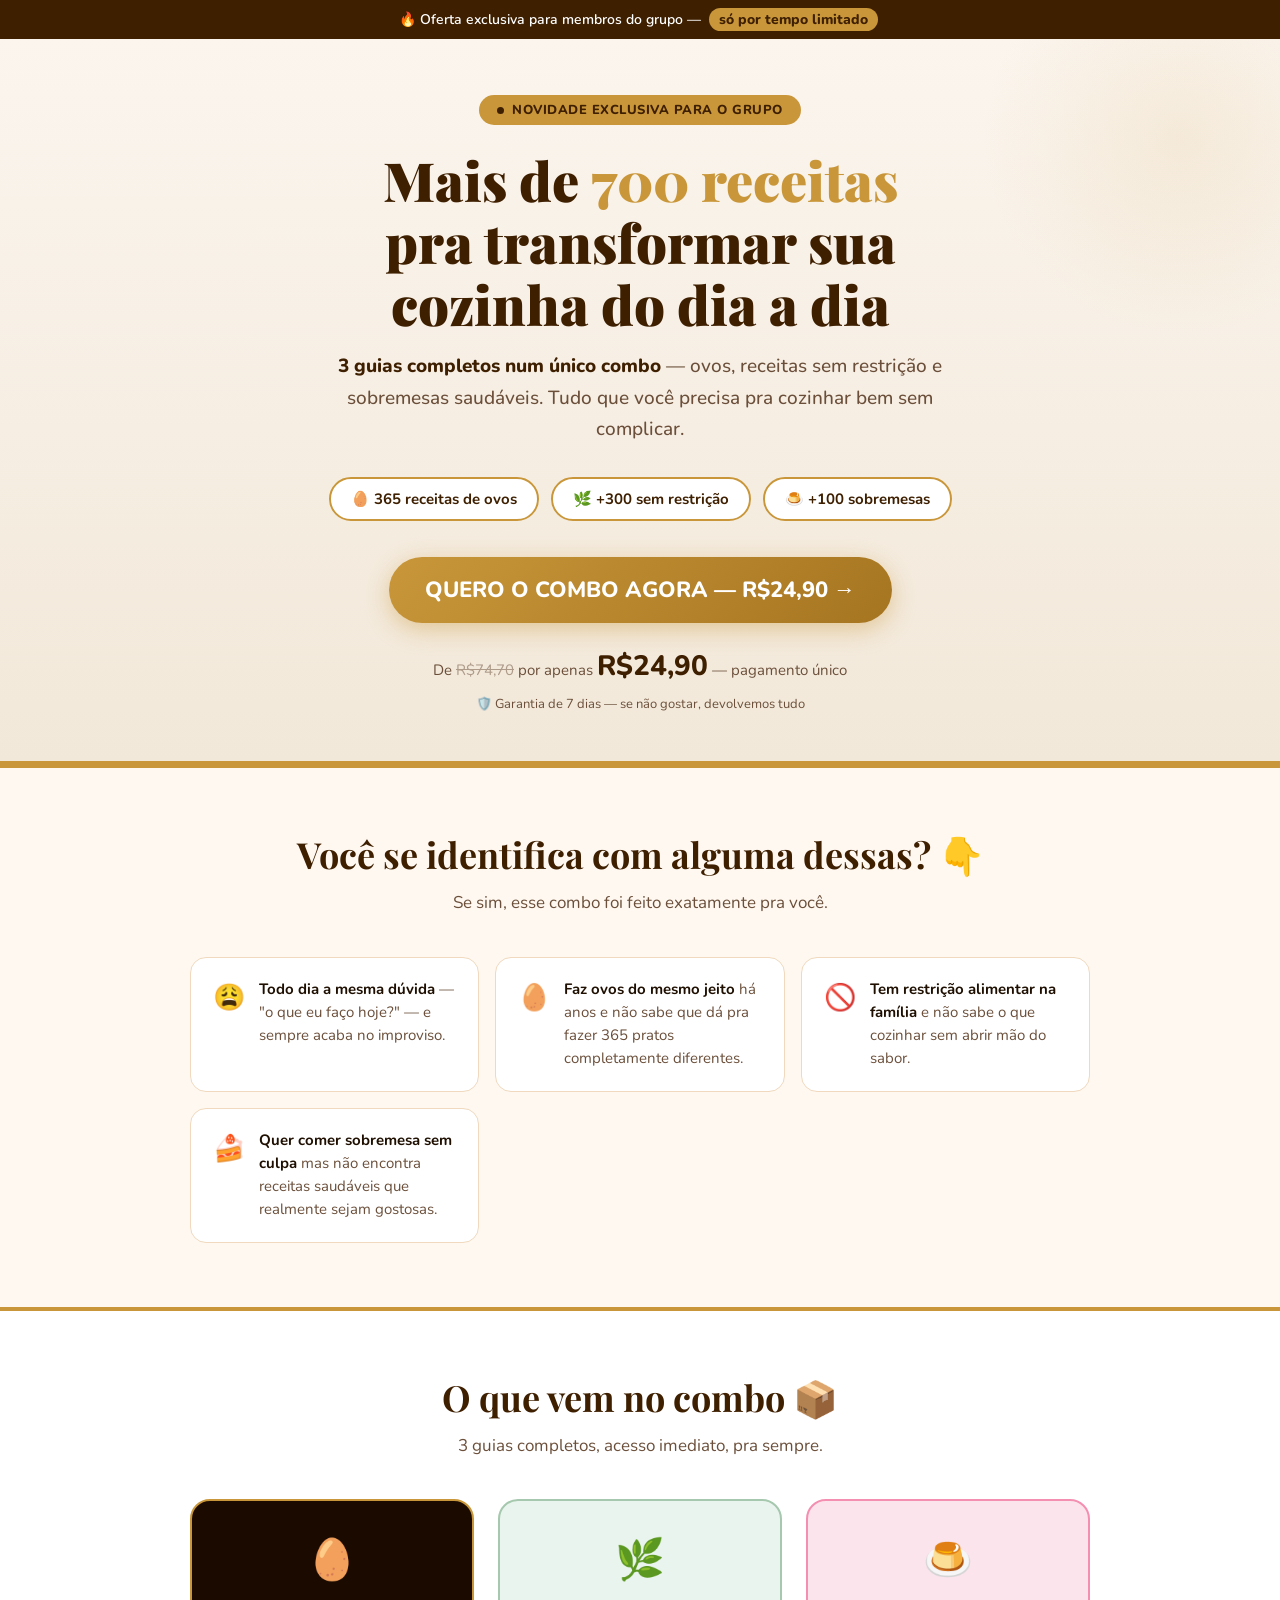
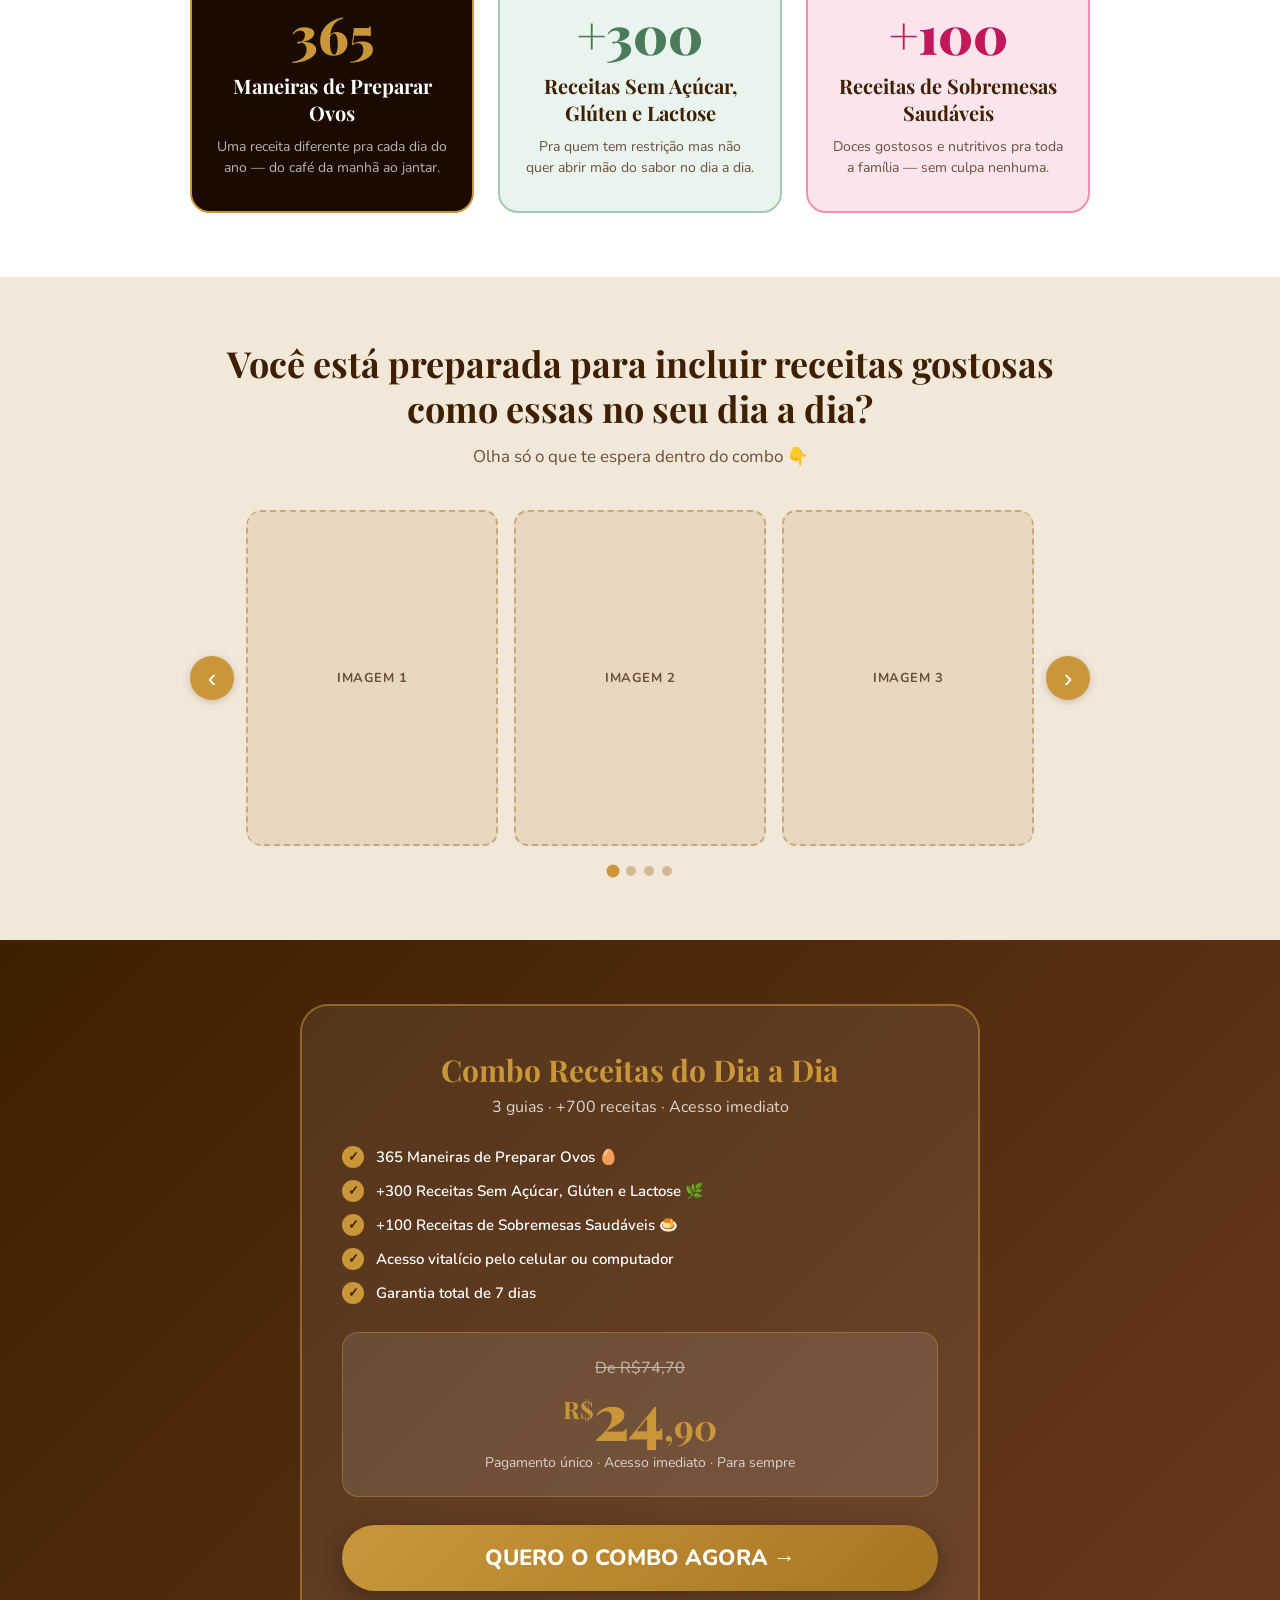
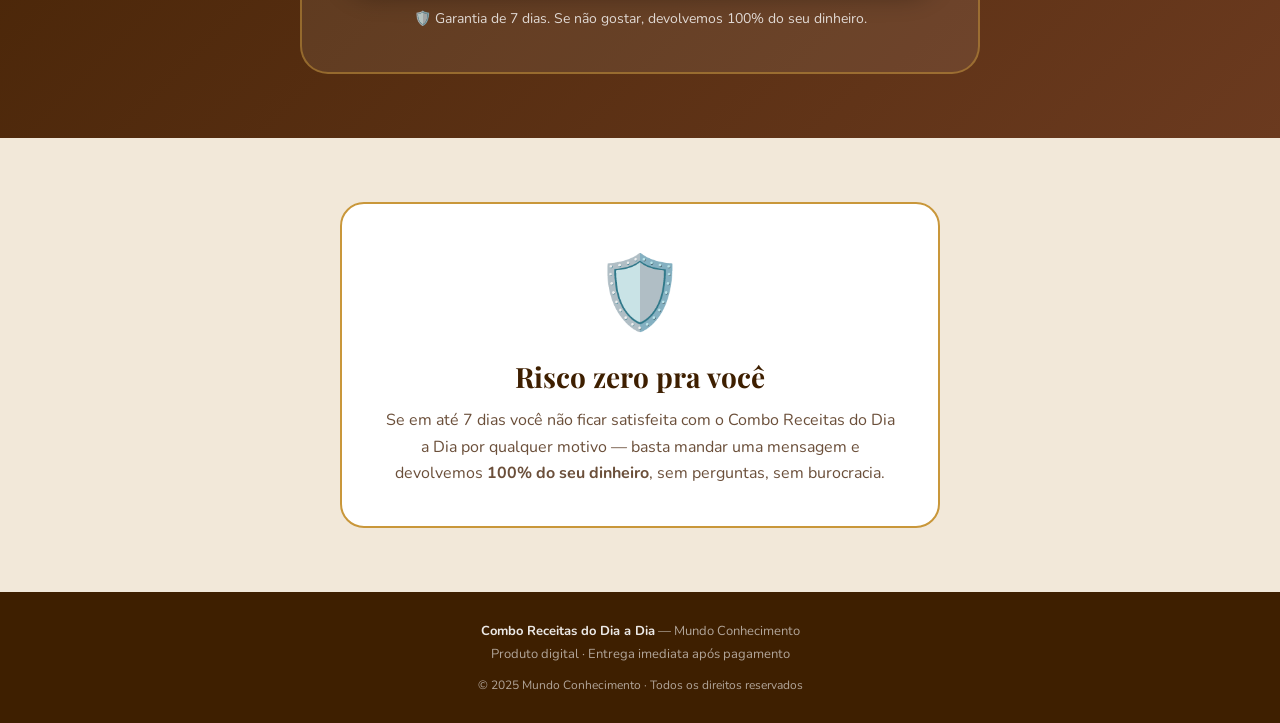
<file: combo-receitas.html>
<!DOCTYPE html>
<html lang="pt-BR">
<head>
<meta charset="UTF-8">
<meta name="viewport" content="width=device-width, initial-scale=1.0">
<title>Combo Receitas do Dia a Dia</title>
<link href="https://fonts.googleapis.com/css2?family=Playfair+Display:wght@700;900&family=Nunito:wght@400;500;600;700;800&display=swap" rel="stylesheet">
<style>
  *, *::before, *::after { box-sizing: border-box; margin: 0; padding: 0; }

  :root {
    --marrom: #3E1F00;
    --marrom-medio: #6B3A1F;
    --dourado: #C9973A;
    --dourado-claro: #FDF3E3;
    --creme: #FBF5EE;
    --creme-escuro: #F2E8D9;
    --verde: #4A7C59;
    --verde-claro: #EAF4EE;
    --rosa: #C2185B;
    --rosa-claro: #FCE4EC;
    --texto: #1E0F00;
    --texto-muted: #6B4F3A;
  }

  body {
    font-family: 'Nunito', sans-serif;
    color: var(--texto);
    background: var(--creme);
    overflow-x: hidden;
  }

  /* TOPBAR */
  .topbar {
    background: var(--marrom);
    color: white;
    text-align: center;
    padding: 10px 20px;
    font-size: 14px;
    font-weight: 600;
  }
  .topbar span {
    background: var(--dourado);
    color: var(--marrom);
    border-radius: 20px;
    padding: 2px 10px;
    font-weight: 800;
    margin: 0 4px;
  }

  /* HERO */
  .hero {
    background: linear-gradient(180deg, #FBF5EE 0%, #F2E8D9 100%);
    padding: 56px 24px 48px;
    text-align: center;
    position: relative;
    overflow: hidden;
    border-bottom: 3px solid var(--dourado);
  }
  .hero::before {
    content: '';
    position: absolute;
    top: -100px; right: -100px;
    width: 400px; height: 400px;
    background: radial-gradient(circle, rgba(201,151,58,0.1) 0%, transparent 70%);
    border-radius: 50%;
    pointer-events: none;
  }
  .badge-exclusivo {
    display: inline-flex;
    align-items: center;
    gap: 8px;
    background: var(--dourado);
    color: var(--marrom);
    border-radius: 30px;
    padding: 6px 18px;
    font-size: 13px;
    font-weight: 800;
    margin-bottom: 24px;
    letter-spacing: 0.5px;
    text-transform: uppercase;
  }
  .badge-exclusivo .dot {
    width: 7px; height: 7px;
    background: var(--marrom);
    border-radius: 50%;
    animation: pulse 1.5s ease-in-out infinite;
  }
  @keyframes pulse {
    0%, 100% { transform: scale(1); }
    50% { transform: scale(1.5); }
  }
  .hero h1 {
    font-family: 'Playfair Display', serif;
    font-size: clamp(30px, 5.5vw, 54px);
    font-weight: 900;
    color: var(--marrom);
    line-height: 1.15;
    margin-bottom: 16px;
  }
  .hero h1 em { font-style: normal; color: var(--dourado); }
  .hero-sub {
    font-size: clamp(15px, 2.2vw, 19px);
    color: var(--texto-muted);
    max-width: 640px;
    margin: 0 auto 32px;
    line-height: 1.65;
    font-weight: 500;
  }
  .hero-sub strong { color: var(--marrom); font-weight: 800; }

  /* PLACEHOLDER IMAGEM HERO */
  .hero-img-placeholder {
    max-width: 680px;
    width: 100%;
    margin: 0 auto 36px;
    display: block;
    border-radius: 20px;
    /* SUBSTITUA ESTE BLOCO PELA TAG <img> QUANDO TIVER A IMAGEM */
  }
  .hero-img-placeholder img {
    width: 100%;
    border-radius: 20px;
    box-shadow: 0 12px 48px rgba(62,31,0,0.18);
    display: block;
  }

  .stats-row {
    display: flex;
    justify-content: center;
    gap: 12px;
    flex-wrap: wrap;
    margin-bottom: 36px;
  }
  .stat-pill {
    background: white;
    border: 2px solid var(--dourado);
    border-radius: 40px;
    padding: 10px 20px;
    font-weight: 700;
    font-size: 15px;
    display: flex;
    align-items: center;
    gap: 8px;
    color: var(--marrom);
  }
  .cta-btn {
    display: inline-block;
    background: linear-gradient(135deg, var(--dourado) 0%, #A67520 100%);
    color: white;
    font-family: 'Nunito', sans-serif;
    font-size: clamp(18px, 3vw, 22px);
    font-weight: 800;
    padding: 18px 36px;
    border-radius: 50px;
    text-decoration: none;
    border: none;
    box-shadow: 0 6px 24px rgba(201,151,58,0.45);
    transition: transform 0.2s, box-shadow 0.2s;
    position: relative;
    overflow: hidden;
    cursor: pointer;
    max-width: 100%;
  }
  .cta-btn::after {
    content: '';
    position: absolute;
    top: 0; left: -100%;
    width: 60%; height: 100%;
    background: linear-gradient(90deg, transparent, rgba(255,255,255,0.2), transparent);
    transform: skewX(-20deg);
    animation: shimmer 3s ease-in-out infinite;
  }
  @keyframes shimmer { 0% { left: -100%; } 100% { left: 200%; } }
  .cta-btn:hover { transform: translateY(-3px); box-shadow: 0 10px 32px rgba(201,151,58,0.55); }

  .preco-hero { margin-top: 18px; font-size: 15px; color: var(--texto-muted); }
  .preco-hero strong { font-size: 28px; color: var(--marrom); font-weight: 800; }
  .preco-hero s { opacity: 0.5; }
  .garantia-mini {
    display: flex; align-items: center; justify-content: center;
    gap: 6px; font-size: 13px; color: var(--texto-muted); margin-top: 10px;
  }

  /* SEÇÕES */
  section { padding: 64px 24px; }
  .container { max-width: 900px; margin: 0 auto; }
  .section-title {
    font-family: 'Playfair Display', serif;
    font-size: clamp(22px, 4vw, 36px);
    font-weight: 700;
    text-align: center;
    margin-bottom: 12px;
    color: var(--marrom);
    line-height: 1.25;
  }
  .section-sub {
    text-align: center;
    color: var(--texto-muted);
    font-size: 17px;
    max-width: 600px;
    margin: 0 auto 40px;
    line-height: 1.6;
  }

  /* DOR */
  .sec-dor {
    background: #FFF8F0;
    border-top: 4px solid var(--dourado);
    border-bottom: 4px solid var(--dourado);
  }
  .dor-grid {
    display: grid;
    grid-template-columns: repeat(auto-fit, minmax(240px, 1fr));
    gap: 16px;
  }
  .dor-card {
    background: white;
    border-radius: 16px;
    padding: 20px 22px;
    display: flex;
    align-items: flex-start;
    gap: 14px;
    border: 1.5px solid #F0D9BE;
  }
  .dor-icon { font-size: 26px; flex-shrink: 0; margin-top: 2px; }
  .dor-card p { font-size: 15px; color: var(--texto-muted); line-height: 1.55; }
  .dor-card p strong { color: var(--texto); font-weight: 700; }

  /* PRODUTOS */
  .sec-produtos { background: white; }
  .produtos-grid {
    display: grid;
    grid-template-columns: repeat(auto-fit, minmax(240px, 1fr));
    gap: 24px;
  }
  .produto-card {
    border-radius: 20px;
    padding: 32px 24px;
    text-align: center;
    border: 2px solid;
    transition: transform 0.2s;
  }
  .produto-card:hover { transform: translateY(-4px); }
  .produto-card.escuro { background: #1A0A00; border-color: var(--dourado); }
  .produto-card.claro { background: var(--verde-claro); border-color: #A5C8AE; }
  .produto-card.rosa { background: var(--rosa-claro); border-color: #F48FB1; }
  .produto-card .p-num {
    font-family: 'Playfair Display', serif;
    font-size: 52px; font-weight: 900;
    display: block; margin-bottom: 4px;
  }
  .produto-card.escuro .p-num { color: var(--dourado); }
  .produto-card.claro .p-num { color: var(--verde); }
  .produto-card.rosa .p-num { color: var(--rosa); }
  .produto-card h3 { font-family: 'Playfair Display', serif; font-size: 20px; font-weight: 700; margin-bottom: 10px; }
  .produto-card.escuro h3 { color: white; }
  .produto-card.claro h3, .produto-card.rosa h3 { color: var(--marrom); }
  .produto-card p { font-size: 14px; line-height: 1.55; }
  .produto-card.escuro p { color: rgba(255,255,255,0.7); }
  .produto-card.claro p, .produto-card.rosa p { color: var(--texto-muted); }
  .produto-card .p-icon { font-size: 40px; display: block; margin-bottom: 12px; }

  /* CARROSSEL */
  .sec-carrossel { background: var(--creme-escuro); padding: 64px 24px; }
  .carrossel-wrapper {
    display: flex;
    align-items: center;
    gap: 12px;
    position: relative;
    margin-top: 8px;
  }
  .carrossel-track-outer {
    overflow: hidden;
    flex: 1;
    border-radius: 16px;
  }
  .carrossel-track {
    display: flex;
    gap: 16px;
    transition: transform 0.4s ease;
    will-change: transform;
  }
  .carr-slide {
    flex: 0 0 calc((100% - 32px) / 3);
    border-radius: 14px;
    overflow: hidden;
    aspect-ratio: 3/4;
  }
  .carr-slide img {
    width: 100%;
    height: 100%;
    object-fit: cover;
    display: block;
  }
  .carr-placeholder {
    background: #E8D8C0;
    display: flex;
    align-items: center;
    justify-content: center;
    font-size: 13px;
    font-weight: 700;
    color: var(--texto-muted);
    letter-spacing: 0.5px;
    border: 2px dashed #C8A878;
    /* REMOVA ESTA CLASSE E O ELEMENTO QUANDO ADICIONAR IMAGENS REAIS */
  }
  .carr-btn {
    background: var(--dourado);
    color: white;
    border: none;
    border-radius: 50%;
    width: 44px; height: 44px;
    font-size: 26px;
    line-height: 1;
    cursor: pointer;
    flex-shrink: 0;
    display: flex; align-items: center; justify-content: center;
    transition: background 0.2s, transform 0.2s;
    box-shadow: 0 2px 8px rgba(62,31,0,0.2);
  }
  .carr-btn:hover { background: #A67520; transform: scale(1.08); }
  .carr-dots {
    display: flex;
    justify-content: center;
    gap: 8px;
    margin-top: 20px;
  }
  .carr-dot {
    width: 10px; height: 10px;
    border-radius: 50%;
    background: #D4B896;
    cursor: pointer;
    transition: background 0.2s, transform 0.2s;
    border: none;
  }
  .carr-dot.ativo { background: var(--dourado); transform: scale(1.3); }

  @media (max-width: 600px) {
    .carr-slide { flex: 0 0 calc((100% - 16px) / 2); }
    .carr-btn { width: 36px; height: 36px; font-size: 20px; }
  }
  @media (max-width: 400px) {
    .carr-slide { flex: 0 0 100%; }
  }

  /* OFERTA */
  .sec-oferta {
    background: linear-gradient(135deg, var(--marrom) 0%, var(--marrom-medio) 100%);
    color: white;
  }
  .oferta-box {
    max-width: 680px;
    margin: 0 auto;
    background: rgba(255,255,255,0.08);
    border-radius: 28px;
    border: 2px solid rgba(201,151,58,0.5);
    padding: 44px 40px;
    text-align: center;
  }
  .oferta-box .titulo {
    font-family: 'Playfair Display', serif;
    font-size: clamp(22px, 4vw, 30px);
    font-weight: 700;
    margin-bottom: 6px;
    color: var(--dourado);
  }
  .oferta-box .subtitulo { font-size: 16px; opacity: 0.8; margin-bottom: 28px; }
  .inclui-lista {
    list-style: none;
    text-align: left;
    margin-bottom: 28px;
    display: grid;
    gap: 12px;
  }
  .inclui-lista li {
    display: flex;
    align-items: center;
    gap: 12px;
    font-size: 15px;
    font-weight: 600;
  }
  .inclui-lista li::before {
    content: '✓';
    background: var(--dourado);
    color: var(--marrom);
    width: 22px; height: 22px;
    border-radius: 50%;
    display: flex;
    align-items: center;
    justify-content: center;
    font-weight: 900;
    font-size: 13px;
    flex-shrink: 0;
  }
  .preco-box {
    background: rgba(255,255,255,0.1);
    border-radius: 16px;
    padding: 24px;
    margin-bottom: 28px;
    border: 1px solid rgba(201,151,58,0.4);
  }
  .preco-de { font-size: 16px; opacity: 0.6; text-decoration: line-through; margin-bottom: 4px; }
  .preco-por {
    font-family: 'Playfair Display', serif;
    font-size: clamp(48px, 10vw, 64px);
    font-weight: 900;
    line-height: 1;
    color: var(--dourado);
  }
  .preco-por span { font-size: 24px; vertical-align: super; font-weight: 700; }
  .preco-por .cents { font-size: 36px; vertical-align: baseline; }
  .preco-detalhe { font-size: 14px; opacity: 0.75; margin-top: 6px; }
  .cta-btn-gold {
    display: block;
    background: linear-gradient(135deg, var(--dourado) 0%, #A67520 100%);
    color: white;
    font-family: 'Nunito', sans-serif;
    font-size: clamp(17px, 3vw, 22px);
    font-weight: 800;
    padding: 18px 36px;
    border-radius: 50px;
    text-decoration: none;
    cursor: pointer;
    border: none;
    box-shadow: 0 6px 24px rgba(0,0,0,0.3);
    transition: transform 0.2s, box-shadow 0.2s;
    width: 100%;
  }
  .cta-btn-gold:hover { transform: translateY(-3px); box-shadow: 0 10px 32px rgba(0,0,0,0.4); }
  .garantia-box {
    margin-top: 18px;
    display: flex; align-items: center; justify-content: center;
    gap: 8px; font-size: 14px; opacity: 0.8;
    flex-wrap: wrap; text-align: center;
  }

  /* GARANTIA */
  .sec-garantia { background: var(--creme-escuro); }
  .garantia-inner {
    max-width: 600px;
    margin: 0 auto;
    background: white;
    border-radius: 24px;
    padding: 40px;
    text-align: center;
    border: 2px solid var(--dourado);
  }
  .garantia-inner .g-big { font-size: 72px; margin-bottom: 16px; display: block; }
  .garantia-inner h3 {
    font-family: 'Playfair Display', serif;
    font-size: 28px; font-weight: 700;
    color: var(--marrom); margin-bottom: 12px;
  }
  .garantia-inner p { font-size: 16px; color: var(--texto-muted); line-height: 1.65; }

  /* FOOTER */
  footer {
    background: var(--marrom);
    color: rgba(255,255,255,0.6);
    text-align: center;
    padding: 28px 24px;
    font-size: 13px;
    line-height: 1.7;
  }
  footer strong { color: rgba(255,255,255,0.9); }

  /* RESPONSIVE */
  @media (max-width: 600px) {
    section { padding: 48px 16px; }
    .oferta-box { padding: 28px 20px; }
    .preco-por { font-size: 48px; }
    .garantia-inner { padding: 28px 20px; }
    .stat-pill { font-size: 13px; padding: 8px 14px; }
  }
</style>
</head>
<body>

<!-- TOPBAR -->
<div class="topbar">
  🔥 Oferta exclusiva para membros do grupo — <span>só por tempo limitado</span>
</div>

<!-- HERO -->
<section class="hero">
  <div class="badge-exclusivo">
    <span class="dot"></span>
    Novidade exclusiva para o grupo
  </div>

  <h1>
    Mais de <em>700 receitas</em><br>
    pra transformar sua<br>
    cozinha do dia a dia
  </h1>

  <p class="hero-sub">
    <strong>3 guias completos num único combo</strong> — ovos, receitas sem restrição e sobremesas saudáveis. Tudo que você precisa pra cozinhar bem sem complicar.
  </p>

  <!-- IMAGEM DO COMBO AQUI — substitua este comentário por:
  <div class="hero-img-placeholder">
    <img src="sua-imagem.jpg" alt="Combo Receitas do Dia a Dia">
  </div>
  -->

  <div class="stats-row">
    <div class="stat-pill">🥚 365 receitas de ovos</div>
    <div class="stat-pill">🌿 +300 sem restrição</div>
    <div class="stat-pill">🍮 +100 sobremesas</div>
  </div>

  <a href="https://mundoconhecimento.mycartpanda.com/checkout/211885139:1" class="cta-btn">
    QUERO O COMBO AGORA — R$24,90 →
  </a>

  <div class="preco-hero">
    De <s>R$74,70</s> por apenas <strong>R$24,90</strong> — pagamento único
  </div>

  <div class="garantia-mini">
    🛡️ Garantia de 7 dias — se não gostar, devolvemos tudo
  </div>
</section>

<!-- DOR -->
<section class="sec-dor">
  <div class="container">
    <h2 class="section-title">Você se identifica com alguma dessas? 👇</h2>
    <p class="section-sub">Se sim, esse combo foi feito exatamente pra você.</p>
    <div class="dor-grid">
      <div class="dor-card">
        <span class="dor-icon">😩</span>
        <p><strong>Todo dia a mesma dúvida</strong> — "o que eu faço hoje?" — e sempre acaba no improviso.</p>
      </div>
      <div class="dor-card">
        <span class="dor-icon">🥚</span>
        <p><strong>Faz ovos do mesmo jeito</strong> há anos e não sabe que dá pra fazer 365 pratos completamente diferentes.</p>
      </div>
      <div class="dor-card">
        <span class="dor-icon">🚫</span>
        <p><strong>Tem restrição alimentar na família</strong> e não sabe o que cozinhar sem abrir mão do sabor.</p>
      </div>
      <div class="dor-card">
        <span class="dor-icon">🍰</span>
        <p><strong>Quer comer sobremesa sem culpa</strong> mas não encontra receitas saudáveis que realmente sejam gostosas.</p>
      </div>
    </div>
  </div>
</section>

<!-- PRODUTOS -->
<section class="sec-produtos">
  <div class="container">
    <h2 class="section-title">O que vem no combo 📦</h2>
    <p class="section-sub">3 guias completos, acesso imediato, pra sempre.</p>
    <div class="produtos-grid">
      <div class="produto-card escuro">
        <span class="p-icon">🥚</span>
        <span class="p-num">365</span>
        <h3>Maneiras de Preparar Ovos</h3>
        <p>Uma receita diferente pra cada dia do ano — do café da manhã ao jantar.</p>
      </div>
      <div class="produto-card claro">
        <span class="p-icon">🌿</span>
        <span class="p-num">+300</span>
        <h3>Receitas Sem Açúcar, Glúten e Lactose</h3>
        <p>Pra quem tem restrição mas não quer abrir mão do sabor no dia a dia.</p>
      </div>
      <div class="produto-card rosa">
        <span class="p-icon">🍮</span>
        <span class="p-num">+100</span>
        <h3>Receitas de Sobremesas Saudáveis</h3>
        <p>Doces gostosos e nutritivos pra toda a família — sem culpa nenhuma.</p>
      </div>
    </div>
  </div>
</section>

<!-- CARROSSEL -->
<section class="sec-carrossel">
  <div class="container">
    <h2 class="section-title">Você está preparada para incluir receitas gostosas como essas no seu dia a dia?</h2>
    <p class="section-sub">Olha só o que te espera dentro do combo 👇</p>
    <div class="carrossel-wrapper">
      <button class="carr-btn carr-prev" onclick="moverCarrossel(-1)" aria-label="Anterior">&#8249;</button>
      <div class="carrossel-track-outer">
        <div class="carrossel-track" id="carrosselTrack">
          <!-- SUBSTITUA OS ELEMENTOS .carr-placeholder pelas suas imagens:
               <div class="carr-slide"><img src="imagem1.jpg" alt="Receita 1"></div>
          -->
          <div class="carr-slide carr-placeholder">IMAGEM 1</div>
          <div class="carr-slide carr-placeholder">IMAGEM 2</div>
          <div class="carr-slide carr-placeholder">IMAGEM 3</div>
          <div class="carr-slide carr-placeholder">IMAGEM 4</div>
          <div class="carr-slide carr-placeholder">IMAGEM 5</div>
          <div class="carr-slide carr-placeholder">IMAGEM 6</div>
        </div>
      </div>
      <button class="carr-btn carr-next" onclick="moverCarrossel(1)" aria-label="Próximo">&#8250;</button>
    </div>
    <div class="carr-dots" id="carrDots"></div>
  </div>
</section>

<!-- OFERTA -->
<section class="sec-oferta" id="oferta">
  <div class="container">
    <div class="oferta-box">
      <div class="titulo">Combo Receitas do Dia a Dia</div>
      <div class="subtitulo">3 guias · +700 receitas · Acesso imediato</div>

      <ul class="inclui-lista">
        <li>365 Maneiras de Preparar Ovos 🥚</li>
        <li>+300 Receitas Sem Açúcar, Glúten e Lactose 🌿</li>
        <li>+100 Receitas de Sobremesas Saudáveis 🍮</li>
        <li>Acesso vitalício pelo celular ou computador</li>
        <li>Garantia total de 7 dias</li>
      </ul>

      <div class="preco-box">
        <div class="preco-de">De R$74,70</div>
        <div class="preco-por">
          <span>R$</span>24<span class="cents">,90</span>
        </div>
        <div class="preco-detalhe">Pagamento único · Acesso imediato · Para sempre</div>
      </div>

      <a href="https://mundoconhecimento.mycartpanda.com/checkout/211885139:1" class="cta-btn-gold">
        QUERO O COMBO AGORA →
      </a>

      <div class="garantia-box">
        🛡️ Garantia de 7 dias. Se não gostar, devolvemos 100% do seu dinheiro.
      </div>
    </div>
  </div>
</section>

<!-- GARANTIA -->
<section class="sec-garantia">
  <div class="container">
    <div class="garantia-inner">
      <span class="g-big">🛡️</span>
      <h3>Risco zero pra você</h3>
      <p>
        Se em até 7 dias você não ficar satisfeita com o Combo Receitas do Dia a Dia por qualquer motivo — basta mandar uma mensagem e devolvemos <strong>100% do seu dinheiro</strong>, sem perguntas, sem burocracia.
      </p>
    </div>
  </div>
</section>

<!-- FOOTER -->
<footer>
  <p><strong>Combo Receitas do Dia a Dia</strong> — Mundo Conhecimento</p>
  <p>Produto digital · Entrega imediata após pagamento</p>
  <p style="margin-top:10px; font-size:12px;">© 2025 Mundo Conhecimento · Todos os direitos reservados</p>
</footer>

<script>
  (function() {
    var track = document.getElementById('carrosselTrack');
    var dotsContainer = document.getElementById('carrDots');
    var slides = track ? track.querySelectorAll('.carr-slide') : [];
    var total = slides.length;
    var atual = 0;
    var visiveis = 3;

    function getVisiveis() {
      var w = window.innerWidth;
      if (w <= 400) return 1;
      if (w <= 600) return 2;
      return 3;
    }

    function calcularLargura() {
      visiveis = getVisiveis();
      var outer = track.parentElement;
      var gap = 16;
      var largura = (outer.offsetWidth - gap * (visiveis - 1)) / visiveis;
      slides.forEach(function(s) { s.style.width = largura + 'px'; s.style.minWidth = largura + 'px'; });
      return largura;
    }

    function maxIndex() { return Math.max(0, total - visiveis); }

    function moverPara(index) {
      var largura = calcularLargura();
      var gap = 16;
      atual = Math.min(Math.max(index, 0), maxIndex());
      track.style.transform = 'translateX(-' + (atual * (largura + gap)) + 'px)';
      atualizarDots();
    }

    function atualizarDots() {
      var dots = dotsContainer.querySelectorAll('.carr-dot');
      dots.forEach(function(d, i) {
        d.classList.toggle('ativo', i === atual);
      });
    }

    function criarDots() {
      dotsContainer.innerHTML = '';
      var max = maxIndex();
      for (var i = 0; i <= max; i++) {
        var btn = document.createElement('button');
        btn.className = 'carr-dot' + (i === 0 ? ' ativo' : '');
        btn.setAttribute('aria-label', 'Slide ' + (i + 1));
        (function(idx) { btn.addEventListener('click', function() { moverPara(idx); }); })(i);
        dotsContainer.appendChild(btn);
      }
    }

    window.moverCarrossel = function(dir) { moverPara(atual + dir); };

    window.addEventListener('resize', function() {
      calcularLargura();
      criarDots();
      moverPara(0);
    });

    if (track && total > 0) {
      calcularLargura();
      criarDots();
      moverPara(0);
    }
  })();
</script>

</body>
</html>
</file>
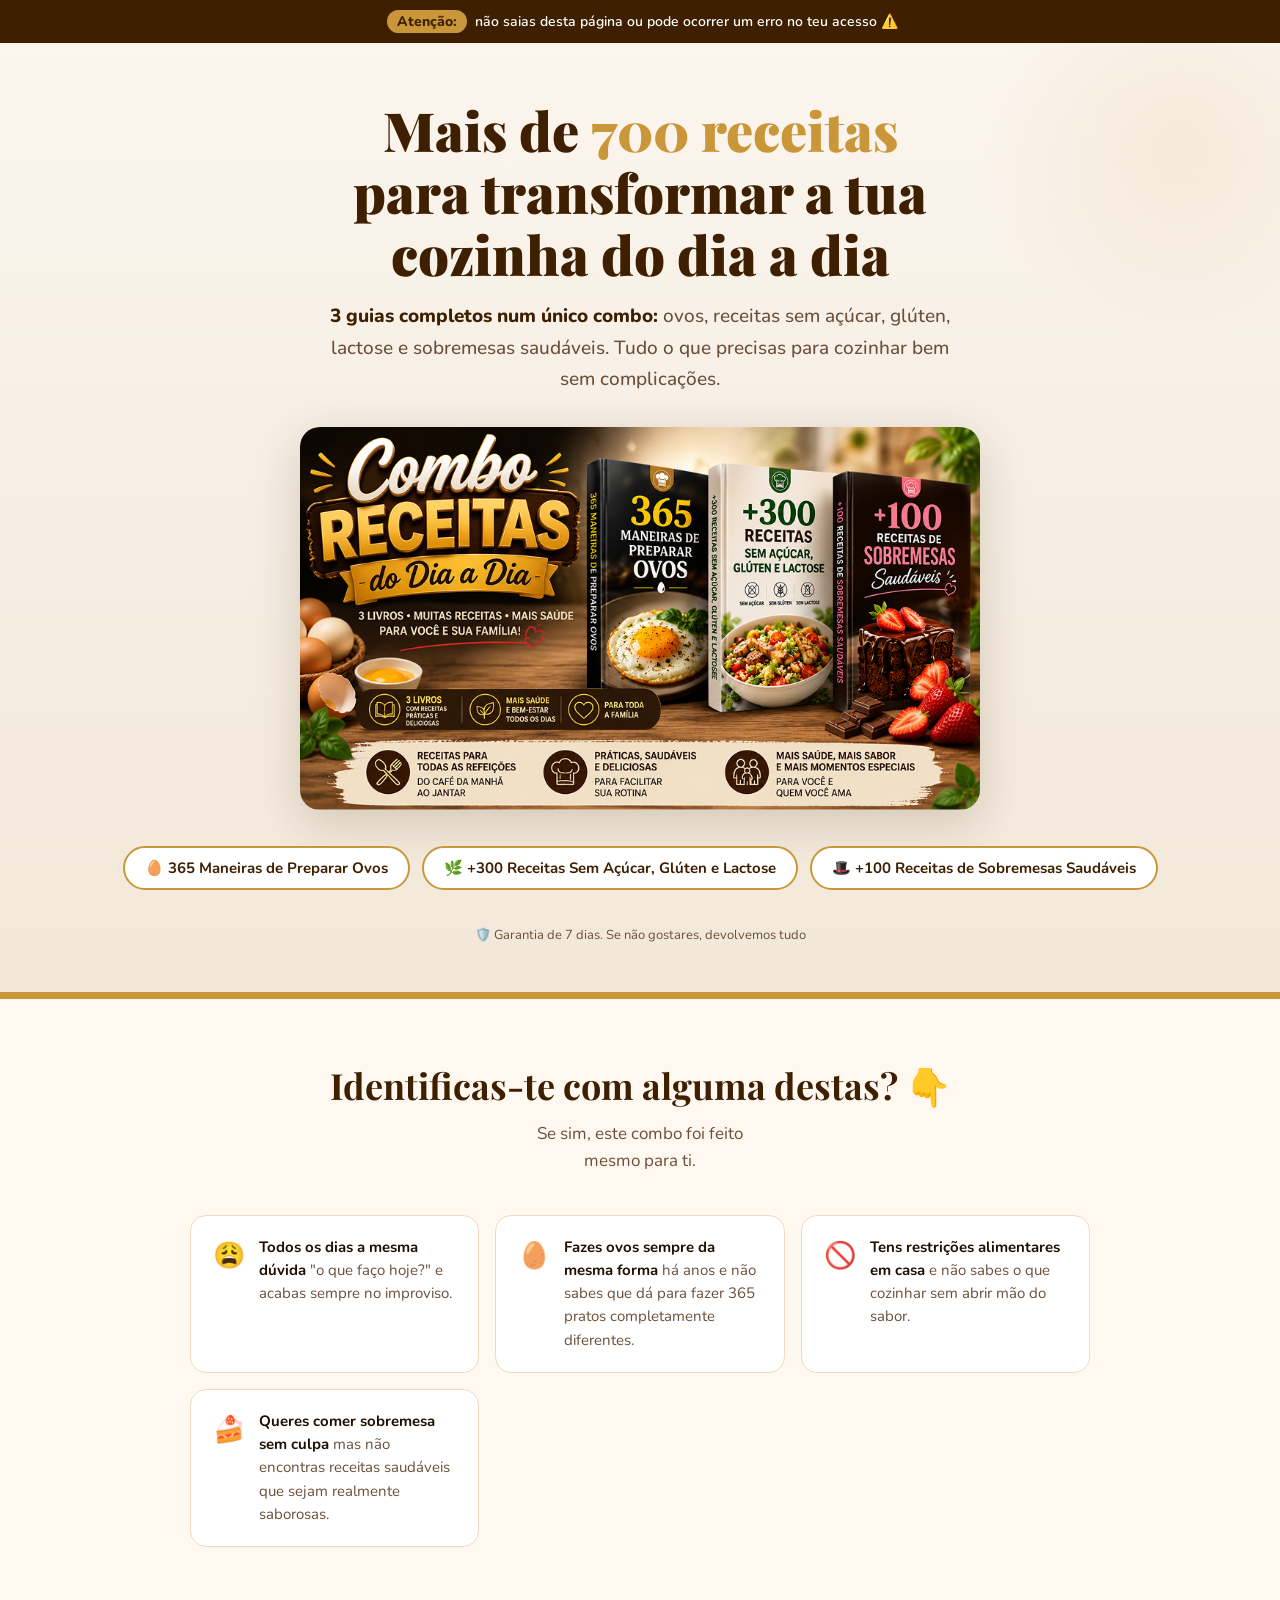
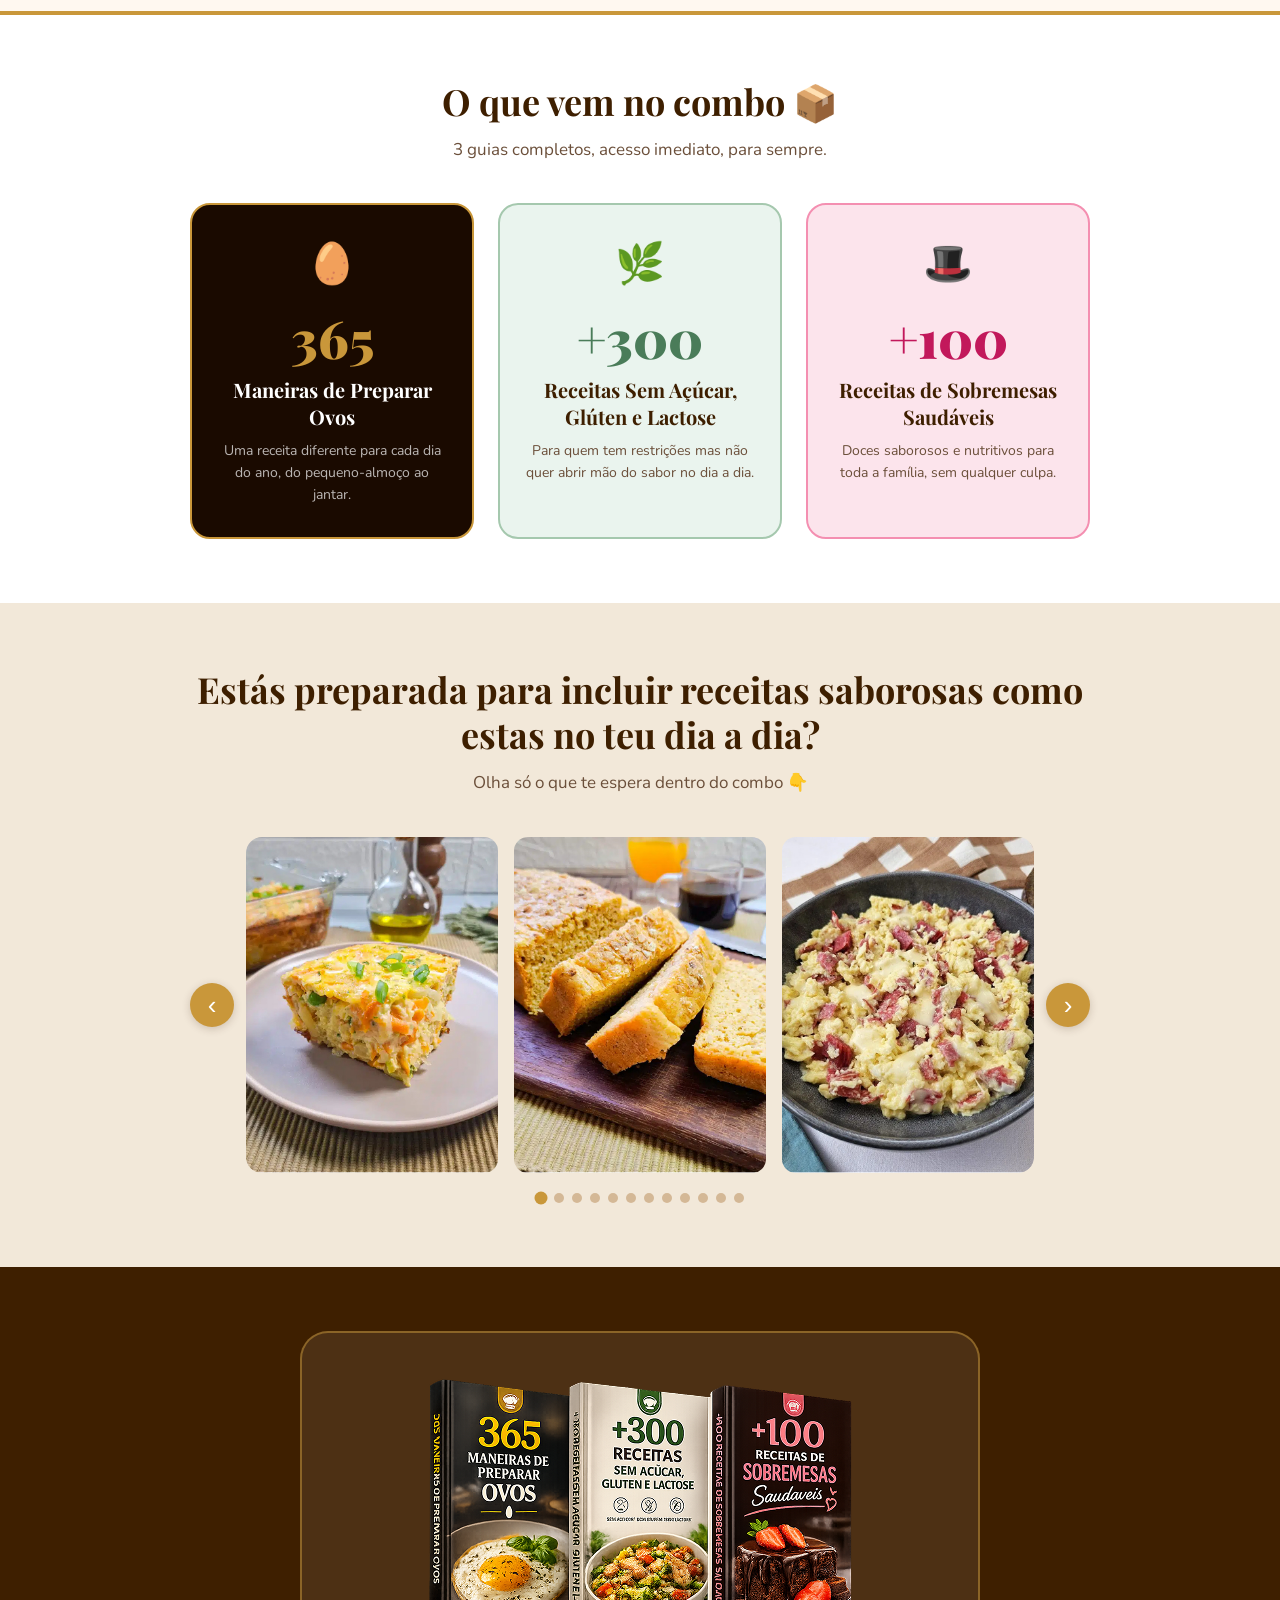
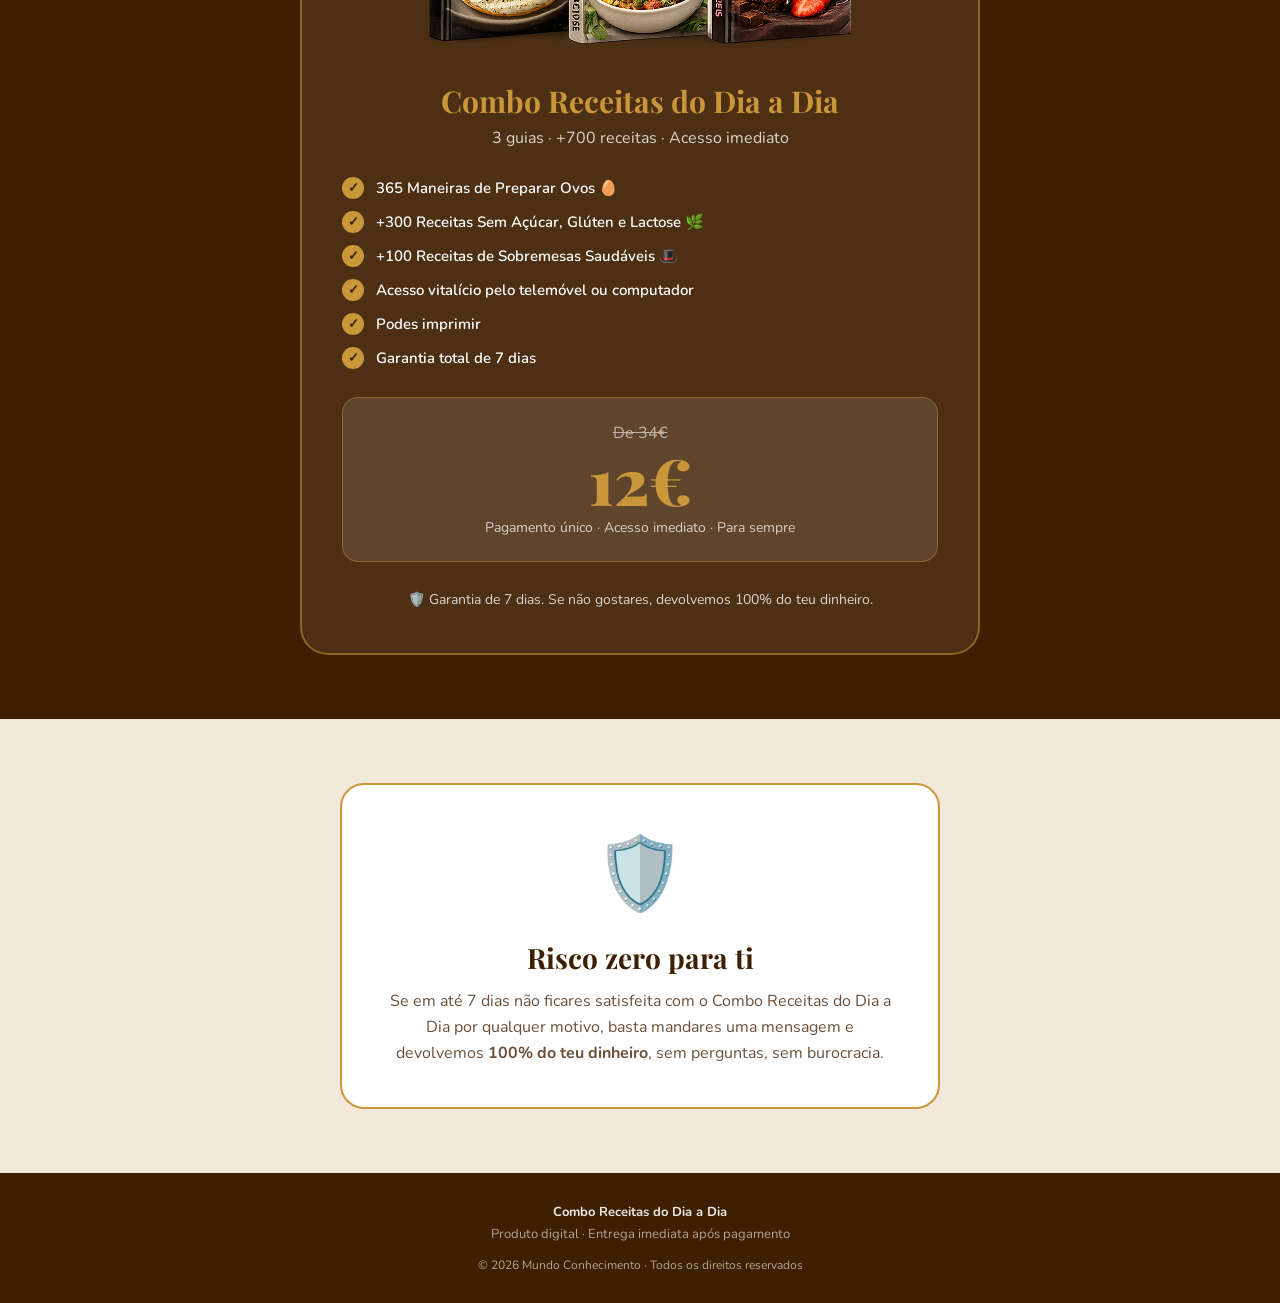
<file: index-latam.html>
<!DOCTYPE html>
<html lang="pt-PT">
<head>
<meta charset="UTF-8">
<meta name="viewport" content="width=device-width, initial-scale=1.0">
<title>Combo Receitas do Dia a Dia</title>
<link href="https://fonts.googleapis.com/css2?family=Playfair+Display:wght@700;900&family=Nunito:wght@400;500;600;700;800&display=swap" rel="stylesheet">
<link rel="stylesheet" href="style.css">
</head>
<body>

<!-- TOPBAR -->
<div class="topbar">
  <span>Atenção:</span> não saias desta página ou pode ocorrer um erro no teu acesso ⚠️
</div>

<!-- HERO -->
<section class="hero">

  <h1>
    Mais de <em>700 receitas</em><br>
    para transformar a tua<br>
    cozinha do dia a dia
  </h1>

  <p class="hero-sub">
    <strong>3 guias completos num único combo:</strong> ovos, receitas sem açúcar, glúten, lactose e sobremesas saudáveis. Tudo o que precisas para cozinhar bem sem complicações.
  </p>

  <div class="hero-img-placeholder">
    <img src="assets/hero.jpg" alt="Combo Receitas do Dia a Dia — 365 Maneiras de Preparar Ovos, +300 Receitas Sem Açúcar, Glúten e Lactose, +100 Receitas de Sobremesas Saudáveis. 3 livros, muitas receitas, mais saúde para ti e para a tua família.">
  </div>

  <div class="stats-row">
    <div class="stat-pill">🥚 365 Maneiras de Preparar Ovos</div>
    <div class="stat-pill">🌿 +300 Receitas Sem Açúcar, Glúten e Lactose</div>
    <div class="stat-pill">🎩 +100 Receitas de Sobremesas Saudáveis</div>
  </div>

  <div class="garantia-mini">
    🛡️ Garantia de 7 dias. Se não gostares, devolvemos tudo
  </div>
</section>

<!-- DOR -->
<section class="sec-dor">
  <div class="container">
    <h2 class="section-title">Identificas-te com alguma destas? 👇</h2>
    <p class="section-sub">Se sim, este combo foi feito <br>mesmo para ti.</p>
    <div class="dor-grid">
      <div class="dor-card">
        <span class="dor-icon">😩</span>
        <p><strong>Todos os dias a mesma dúvida</strong> "o que faço hoje?" e acabas sempre no improviso.</p>
      </div>
      <div class="dor-card">
        <span class="dor-icon">🥚</span>
        <p><strong>Fazes ovos sempre da mesma forma</strong> há anos e não sabes que dá para fazer 365 pratos completamente diferentes.</p>
      </div>
      <div class="dor-card">
        <span class="dor-icon">🚫</span>
        <p><strong>Tens restrições alimentares em casa</strong> e não sabes o que cozinhar sem abrir mão do sabor.</p>
      </div>
      <div class="dor-card">
        <span class="dor-icon">🍰</span>
        <p><strong>Queres comer sobremesa sem culpa</strong> mas não encontras receitas saudáveis que sejam realmente saborosas.</p>
      </div>
    </div>
  </div>
</section>

<!-- PRODUTOS -->
<section class="sec-produtos">
  <div class="container">
    <h2 class="section-title">O que vem no combo 📦</h2>
    <p class="section-sub">3 guias completos, acesso imediato, para sempre.</p>
    <div class="produtos-grid">
      <div class="produto-card escuro">
        <span class="p-icon">🥚</span>
        <span class="p-num">365</span>
        <h3>Maneiras de Preparar Ovos</h3>
        <p>Uma receita diferente para cada dia do ano, do pequeno-almoço ao jantar.</p>
      </div>
      <div class="produto-card claro">
        <span class="p-icon">🌿</span>
        <span class="p-num">+300</span>
        <h3>Receitas Sem Açúcar, Glúten e Lactose</h3>
        <p>Para quem tem restrições mas não quer abrir mão do sabor no dia a dia.</p>
      </div>
      <div class="produto-card rosa">
        <span class="p-icon">🎩</span>
        <span class="p-num">+100</span>
        <h3>Receitas de Sobremesas Saudáveis</h3>
        <p>Doces saborosos e nutritivos para toda a família, sem qualquer culpa.</p>
      </div>
    </div>
  </div>
</section>

<!-- CARROSSEL -->
<section class="sec-carrossel">
  <div class="container">
    <h2 class="section-title">Estás preparada para incluir receitas saborosas como estas no teu dia a dia?</h2>
    <p class="section-sub">Olha só o que te espera dentro do combo 👇</p>
    <div class="carrossel-wrapper">
      <button class="carr-btn carr-prev" onclick="moverCarrossel(-1)" aria-label="Anterior">&#8249;</button>
      <div class="carrossel-track-outer">
        <div class="carrossel-track" id="carrosselTrack">
          <div class="carr-slide"><img src="assets/1.jpg" alt="Receita 1"></div>
          <div class="carr-slide"><img src="assets/2.jpg" alt="Receita 2"></div>
          <div class="carr-slide"><img src="assets/3.jpg" alt="Receita 3"></div>
          <div class="carr-slide"><img src="assets/4.jpg" alt="Receita 4"></div>
          <div class="carr-slide"><img src="assets/5.jpg" alt="Receita 5"></div>
          <div class="carr-slide"><img src="assets/6.jpg" alt="Receita 6"></div>
          <div class="carr-slide"><img src="assets/7.jpg" alt="Receita 7"></div>
          <div class="carr-slide"><img src="assets/8.jpg" alt="Receita 8"></div>
          <div class="carr-slide"><img src="assets/9.jpg" alt="Receita 9"></div>
          <div class="carr-slide"><img src="assets/10.jpg" alt="Receita 10"></div>
          <div class="carr-slide"><img src="assets/11.jpg" alt="Receita 11"></div>
          <div class="carr-slide"><img src="assets/12.jpg" alt="Receita 12"></div>
        </div>
      </div>
      <button class="carr-btn carr-next" onclick="moverCarrossel(1)" aria-label="Próximo">&#8250;</button>
    </div>
    <div class="carr-dots" id="carrDots"></div>
  </div>
</section>

<!-- OFERTA -->
<section class="sec-oferta" id="oferta">
  <div class="container">
    <div class="oferta-box">

      <img src="assets/price.jpg" alt="Combo Receitas do Dia a Dia — 365 Maneiras de Preparar Ovos, +300 Receitas Sem Açúcar, Glúten e Lactose, +100 Receitas de Sobremesas Saudáveis. 3 livros com receitas práticas e deliciosas para toda a família." class="oferta-img">

      <div class="titulo">Combo Receitas do Dia a Dia</div>
      <div class="subtitulo">3 guias · +700 receitas · Acesso imediato</div>

      <ul class="inclui-lista">
        <li>365 Maneiras de Preparar Ovos 🥚</li>
        <li>+300 Receitas Sem Açúcar, Glúten e Lactose 🌿</li>
        <li>+100 Receitas de Sobremesas Saudáveis 🎩</li>
        <li>Acesso vitalício pelo telemóvel ou computador</li>
        <li>Podes imprimir</li>
        <li>Garantia total de 7 dias</li>
      </ul>

      <div class="preco-box">
        <div class="preco-de">De 34€</div>
        <div class="preco-por">
          12€
        </div>
        <div class="preco-detalhe">Pagamento único · Acesso imediato · Para sempre</div>
      </div>

      <!-- HOTMART - Sales Funnel Widget -->
<!--- sales funnel container --->
<div id="hotmart-sales-funnel"></div>

<!--- script load and setup --->
<script src="https://checkout.hotmart.com/lib/hotmart-checkout-elements.js"></script>
<script>
checkoutElements.init('salesFunnel').mount('#hotmart-sales-funnel')
</script>
<!-- HOTMART - Sales Funnel Widget -->

      <div class="garantia-box">
        🛡️ Garantia de 7 dias. Se não gostares, devolvemos 100% do teu dinheiro.
      </div>
    </div>
  </div>
</section>

<!-- GARANTIA -->
<section class="sec-garantia">
  <div class="container">
    <div class="garantia-inner">
      <span class="g-big">🛡️</span>
      <h3>Risco zero para ti</h3>
      <p>
        Se em até 7 dias não ficares satisfeita com o Combo Receitas do Dia a Dia por qualquer motivo, basta mandares uma mensagem e devolvemos <strong>100% do teu dinheiro</strong>, sem perguntas, sem burocracia.
      </p>
    </div>
  </div>
</section>

<!-- FOOTER -->
<footer>
  <p><strong>Combo Receitas do Dia a Dia</strong></p>
  <p>Produto digital · Entrega imediata após pagamento</p>
  <p style="margin-top:10px; font-size:12px;">© 2026 Mundo Conhecimento · Todos os direitos reservados</p>
</footer>

<script src="script.js"></script>

</body>
</html>
</file>
<file: style.css>
*, *::before, *::after { box-sizing: border-box; margin: 0; padding: 0; }

:root {
  --marrom: #3E1F00;
  --marrom-medio: #6B3A1F;
  --dourado: #C9973A;
  --dourado-claro: #FDF3E3;
  --creme: #FBF5EE;
  --creme-escuro: #F2E8D9;
  --verde: #4A7C59;
  --verde-claro: #EAF4EE;
  --rosa: #C2185B;
  --rosa-claro: #FCE4EC;
  --texto: #1E0F00;
  --texto-muted: #6B4F3A;
}

body {
  font-family: 'Nunito', sans-serif;
  color: var(--texto);
  background: var(--creme);
  overflow-x: hidden;
}

/* TOPBAR */
.topbar {
  background: var(--marrom);
  color: white;
  text-align: center;
  padding: 10px 20px;
  font-size: 14px;
  font-weight: 600;
}
.topbar span {
  background: var(--dourado);
  color: var(--marrom);
  border-radius: 20px;
  padding: 2px 10px;
  font-weight: 800;
  margin: 0 4px;
  white-space: nowrap;
  display: inline-block;
}

/* HERO */
.hero {
  background: linear-gradient(180deg, #FBF5EE 0%, #F2E8D9 100%);
  padding: 56px 24px 48px;
  text-align: center;
  position: relative;
  overflow: hidden;
  border-bottom: 3px solid var(--dourado);
}
.hero::before {
  content: '';
  position: absolute;
  top: -100px; right: -100px;
  width: 400px; height: 400px;
  background: radial-gradient(circle, rgba(201,151,58,0.1) 0%, transparent 70%);
  border-radius: 50%;
  pointer-events: none;
}
.badge-exclusivo {
  display: inline-flex;
  align-items: center;
  gap: 8px;
  background: var(--dourado);
  color: var(--marrom);
  border-radius: 30px;
  padding: 6px 18px;
  font-size: 13px;
  font-weight: 800;
  margin-bottom: 24px;
  letter-spacing: 0.5px;
  text-transform: uppercase;
}
.badge-exclusivo .dot {
  width: 7px; height: 7px;
  background: var(--marrom);
  border-radius: 50%;
  animation: pulse 1.5s ease-in-out infinite;
}
@keyframes pulse {
  0%, 100% { transform: scale(1); }
  50% { transform: scale(1.5); }
}
.hero h1 {
  font-family: 'Playfair Display', serif;
  font-size: clamp(30px, 5.5vw, 54px);
  font-weight: 900;
  color: var(--marrom);
  line-height: 1.15;
  margin-bottom: 16px;
}
.hero h1 em { font-style: normal; color: var(--dourado); }
.hero-sub {
  font-size: clamp(15px, 2.2vw, 19px);
  color: var(--texto-muted);
  max-width: 640px;
  margin: 0 auto 32px;
  line-height: 1.65;
  font-weight: 500;
}
.hero-sub strong { color: var(--marrom); font-weight: 800; }

/* PLACEHOLDER IMAGEM HERO */
.hero-img-placeholder {
  max-width: 680px;
  width: 100%;
  margin: 0 auto 36px;
  display: block;
  border-radius: 20px;
  /* SUBSTITUA ESTE BLOCO PELA TAG <img> QUANDO TIVER A IMAGEM */
}
.hero-img-placeholder img {
  width: 100%;
  border-radius: 20px;
  box-shadow: 0 12px 48px rgba(62,31,0,0.18);
  display: block;
}

.stats-row {
  display: flex;
  justify-content: center;
  gap: 12px;
  flex-wrap: wrap;
  margin-bottom: 36px;
}
.stat-pill {
  background: white;
  border: 2px solid var(--dourado);
  border-radius: 40px;
  padding: 10px 20px;
  font-weight: 700;
  font-size: 15px;
  display: flex;
  align-items: center;
  gap: 8px;
  color: var(--marrom);
}
.cta-btn {
  display: inline-block;
  background: linear-gradient(135deg, var(--dourado) 0%, #A67520 100%);
  color: white;
  font-family: 'Nunito', sans-serif;
  font-size: clamp(18px, 3vw, 22px);
  font-weight: 800;
  padding: 18px 36px;
  border-radius: 50px;
  text-decoration: none;
  border: none;
  box-shadow: 0 6px 24px rgba(201,151,58,0.45);
  transition: transform 0.2s, box-shadow 0.2s;
  position: relative;
  overflow: hidden;
  cursor: pointer;
  max-width: 100%;
}
.cta-btn::after {
  content: '';
  position: absolute;
  top: 0; left: -100%;
  width: 60%; height: 100%;
  background: linear-gradient(90deg, transparent, rgba(255,255,255,0.2), transparent);
  transform: skewX(-20deg);
  animation: shimmer 3s ease-in-out infinite;
}
@keyframes shimmer { 0% { left: -100%; } 100% { left: 200%; } }
.cta-btn:hover { transform: translateY(-3px); box-shadow: 0 10px 32px rgba(201,151,58,0.55); }

.preco-hero { margin-top: 18px; font-size: 15px; color: var(--texto-muted); }
.preco-hero strong { font-size: 28px; color: var(--marrom); font-weight: 800; }
.preco-hero s { opacity: 0.5; }
.preco-hero-img { margin-top: 18px; max-width: 360px; width: 100%; margin-left: auto; margin-right: auto; }
.preco-hero-img img { width: 100%; display: block; }
.garantia-mini {
  display: flex; align-items: center; justify-content: center;
  gap: 6px; font-size: 13px; color: var(--texto-muted); margin-top: 10px;
}

/* SEÇÕES */
section { padding: 64px 24px; }
.container { max-width: 900px; margin: 0 auto; }
.section-title {
  font-family: 'Playfair Display', serif;
  font-size: clamp(22px, 4vw, 36px);
  font-weight: 700;
  text-align: center;
  margin-bottom: 12px;
  color: var(--marrom);
  line-height: 1.25;
}
.section-sub {
  text-align: center;
  color: var(--texto-muted);
  font-size: 17px;
  max-width: 600px;
  margin: 0 auto 40px;
  line-height: 1.6;
}

/* DOR */
.sec-dor {
  background: #FFF8F0;
  border-top: 4px solid var(--dourado);
  border-bottom: 4px solid var(--dourado);
}
.dor-grid {
  display: grid;
  grid-template-columns: repeat(auto-fit, minmax(240px, 1fr));
  gap: 16px;
}
.dor-card {
  background: white;
  border-radius: 16px;
  padding: 20px 22px;
  display: flex;
  align-items: flex-start;
  gap: 14px;
  border: 1.5px solid #F0D9BE;
}
.dor-icon { font-size: 26px; flex-shrink: 0; margin-top: 2px; }
.dor-card p { font-size: 15px; color: var(--texto-muted); line-height: 1.55; }
.dor-card p strong { color: var(--texto); font-weight: 700; }

/* PRODUTOS */
.sec-produtos { background: white; }
.produtos-grid {
  display: grid;
  grid-template-columns: repeat(auto-fit, minmax(240px, 1fr));
  gap: 24px;
}
.produto-card {
  border-radius: 20px;
  padding: 32px 24px;
  text-align: center;
  border: 2px solid;
  transition: transform 0.2s;
}
.produto-card:hover { transform: translateY(-4px); }
.produto-card.escuro { background: #1A0A00; border-color: var(--dourado); }
.produto-card.claro { background: var(--verde-claro); border-color: #A5C8AE; }
.produto-card.rosa { background: var(--rosa-claro); border-color: #F48FB1; }
.produto-card .p-num {
  font-family: 'Playfair Display', serif;
  font-size: 52px; font-weight: 900;
  display: block; margin-bottom: 4px;
}
.produto-card.escuro .p-num { color: var(--dourado); }
.produto-card.claro .p-num { color: var(--verde); }
.produto-card.rosa .p-num { color: var(--rosa); }
.produto-card h3 { font-family: 'Playfair Display', serif; font-size: 20px; font-weight: 700; margin-bottom: 10px; }
.produto-card.escuro h3 { color: white; }
.produto-card.claro h3, .produto-card.rosa h3 { color: var(--marrom); }
.produto-card p { font-size: 14px; line-height: 1.55; }
.produto-card.escuro p { color: rgba(255,255,255,0.7); }
.produto-card.claro p, .produto-card.rosa p { color: var(--texto-muted); }
.produto-card .p-icon { font-size: 40px; display: block; margin-bottom: 12px; }

/* CARROSSEL */
.sec-carrossel { background: var(--creme-escuro); padding: 64px 24px; }
.carrossel-wrapper {
  display: flex;
  align-items: center;
  gap: 12px;
  position: relative;
  margin-top: 8px;
}
.carrossel-track-outer {
  overflow: hidden;
  flex: 1;
  border-radius: 16px;
}
.carrossel-track {
  display: flex;
  gap: 16px;
  transition: transform 0.4s ease;
  will-change: transform;
}
.carr-slide {
  flex: 0 0 calc((100% - 32px) / 3);
  border-radius: 14px;
  overflow: hidden;
  aspect-ratio: 3/4;
}
.carr-slide img {
  width: 100%;
  height: 100%;
  object-fit: cover;
  display: block;
}
.carr-placeholder {
  background: #E8D8C0;
  display: flex;
  align-items: center;
  justify-content: center;
  font-size: 13px;
  font-weight: 700;
  color: var(--texto-muted);
  letter-spacing: 0.5px;
  border: 2px dashed #C8A878;
  /* REMOVA ESTA CLASSE E O ELEMENTO QUANDO ADICIONAR IMAGENS REAIS */
}
.carr-btn {
  background: var(--dourado);
  color: white;
  border: none;
  border-radius: 50%;
  width: 44px; height: 44px;
  font-size: 26px;
  line-height: 1;
  cursor: pointer;
  flex-shrink: 0;
  display: flex; align-items: center; justify-content: center;
  transition: background 0.2s, transform 0.2s;
  box-shadow: 0 2px 8px rgba(62,31,0,0.2);
}
.carr-btn:hover { background: #A67520; transform: scale(1.08); }
.carr-dots {
  display: flex;
  justify-content: center;
  gap: 8px;
  margin-top: 20px;
}
.carr-dot {
  width: 10px; height: 10px;
  border-radius: 50%;
  background: #D4B896;
  cursor: pointer;
  transition: background 0.2s, transform 0.2s;
  border: none;
}
.carr-dot.ativo { background: var(--dourado); transform: scale(1.3); }

@media (max-width: 600px) {
  .carr-slide { flex: 0 0 calc((100% - 16px) / 2); }
  .carr-btn { width: 36px; height: 36px; font-size: 20px; }
}
@media (max-width: 400px) {
  .carr-slide { flex: 0 0 100%; }
}

/* OFERTA */
.sec-oferta {
  background: var(--marrom);
  color: white;
}
.oferta-box {
  max-width: 680px;
  margin: 0 auto;
  background: rgba(255,255,255,0.08);
  border-radius: 28px;
  border: 2px solid rgba(201,151,58,0.5);
  padding: 44px 40px;
  text-align: center;
}
.oferta-img {
  max-width: 100%;
  height: auto;
  display: block;
  margin: 0 auto 24px;
  border-radius: 16px;
}
.oferta-box .titulo {
  font-family: 'Playfair Display', serif;
  font-size: clamp(22px, 4vw, 30px);
  font-weight: 700;
  margin-bottom: 6px;
  color: var(--dourado);
}
.oferta-box .subtitulo { font-size: 16px; opacity: 0.8; margin-bottom: 28px; }
.inclui-lista {
  list-style: none;
  text-align: left;
  margin-bottom: 28px;
  display: grid;
  gap: 12px;
}
.inclui-lista li {
  display: flex;
  align-items: center;
  gap: 12px;
  font-size: 15px;
  font-weight: 600;
}
.inclui-lista li::before {
  content: '✓';
  background: var(--dourado);
  color: var(--marrom);
  width: 22px; height: 22px;
  border-radius: 50%;
  display: flex;
  align-items: center;
  justify-content: center;
  font-weight: 900;
  font-size: 13px;
  flex-shrink: 0;
}
.preco-box {
  background: rgba(255,255,255,0.1);
  border-radius: 16px;
  padding: 24px;
  margin-bottom: 28px;
  border: 1px solid rgba(201,151,58,0.4);
}
.preco-de { font-size: 16px; opacity: 0.6; text-decoration: line-through; margin-bottom: 4px; }
.preco-por {
  font-family: 'Playfair Display', serif;
  font-size: clamp(48px, 10vw, 64px);
  font-weight: 900;
  line-height: 1;
  color: var(--dourado);
}
.preco-por span { font-size: 24px; vertical-align: super; font-weight: 700; }
.preco-por .cents { font-size: 36px; vertical-align: baseline; }
.preco-detalhe { font-size: 14px; opacity: 0.75; margin-top: 6px; }
.cta-btn-gold {
  display: block;
  background: linear-gradient(135deg, var(--dourado) 0%, #A67520 100%);
  color: white;
  font-family: 'Nunito', sans-serif;
  font-size: clamp(17px, 3vw, 22px);
  font-weight: 800;
  padding: 18px 36px;
  border-radius: 50px;
  text-decoration: none;
  cursor: pointer;
  border: none;
  box-shadow: 0 6px 24px rgba(0,0,0,0.3);
  transition: transform 0.2s, box-shadow 0.2s;
  width: 100%;
}
.cta-btn-gold:hover { transform: translateY(-3px); box-shadow: 0 10px 32px rgba(0,0,0,0.4); }
.garantia-box {
  margin-top: 18px;
  display: flex; align-items: center; justify-content: center;
  gap: 8px; font-size: 14px; opacity: 0.8;
  flex-wrap: wrap; text-align: center;
}

/* GARANTIA */
.sec-garantia { background: var(--creme-escuro); }
.garantia-inner {
  max-width: 600px;
  margin: 0 auto;
  background: white;
  border-radius: 24px;
  padding: 40px;
  text-align: center;
  border: 2px solid var(--dourado);
}
.garantia-inner .g-big { font-size: 72px; margin-bottom: 16px; display: block; }
.garantia-inner h3 {
  font-family: 'Playfair Display', serif;
  font-size: 28px; font-weight: 700;
  color: var(--marrom); margin-bottom: 12px;
}
.garantia-inner p { font-size: 16px; color: var(--texto-muted); line-height: 1.65; }

/* FOOTER */
footer {
  background: var(--marrom);
  color: rgba(255,255,255,0.6);
  text-align: center;
  padding: 28px 24px;
  font-size: 13px;
  line-height: 1.7;
}
footer strong { color: rgba(255,255,255,0.9); }

/* RESPONSIVE */
@media (max-width: 600px) {
  section { padding: 48px 16px; }
  .oferta-box { padding: 28px 20px; }
  .preco-por { font-size: 48px; }
  .garantia-inner { padding: 28px 20px; }
  .stat-pill { font-size: 13px; padding: 8px 14px; }
}
</file>
